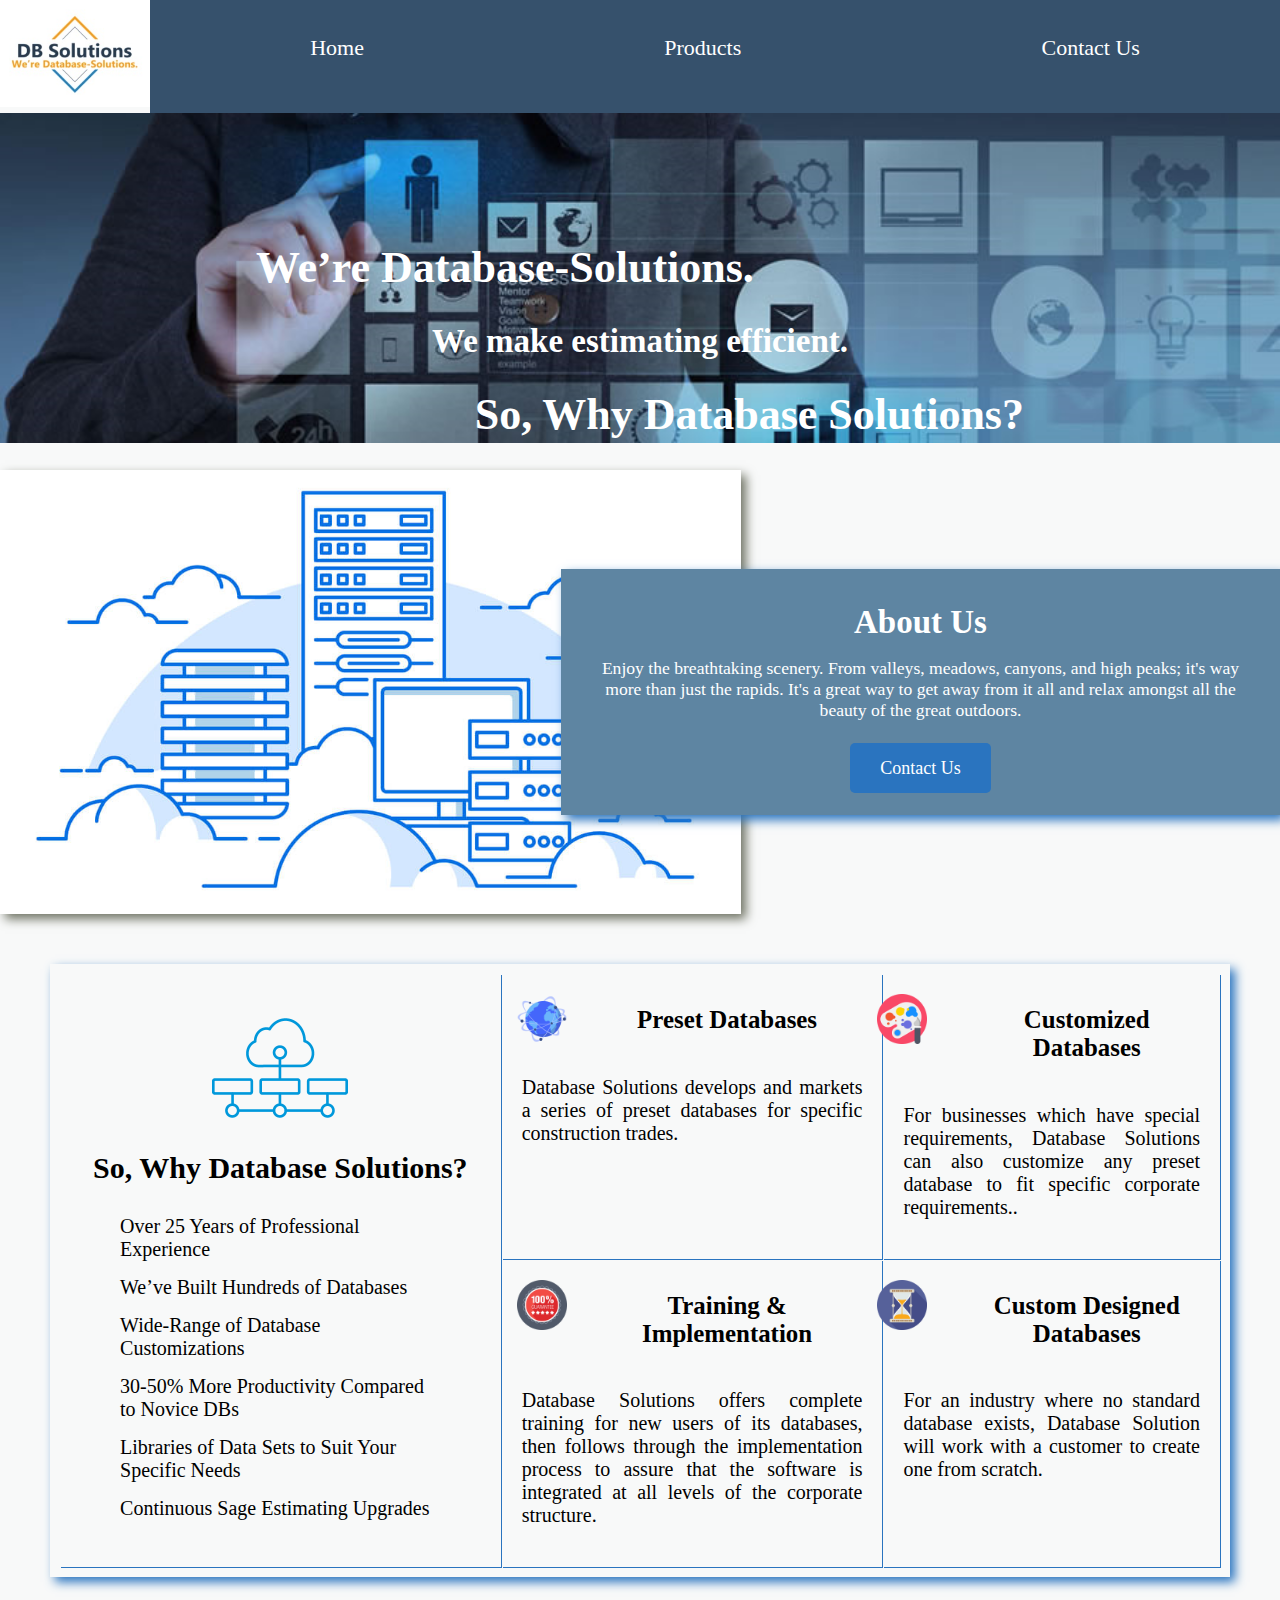
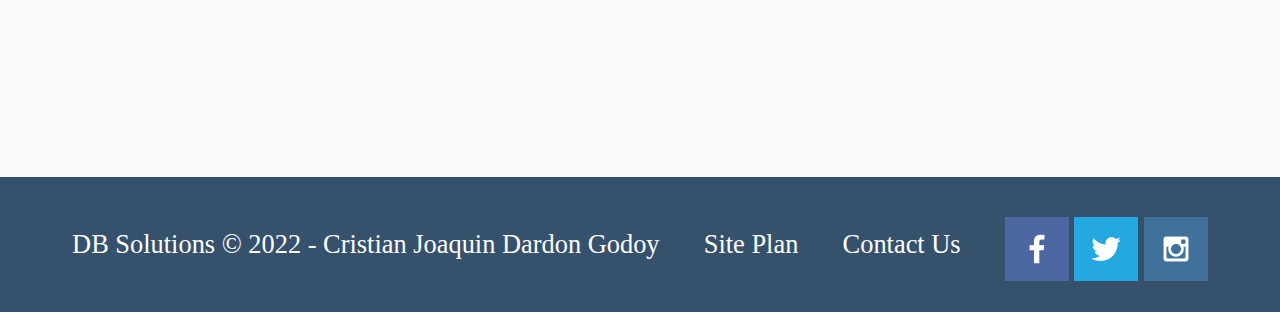
<file: dbsolutions/index.html>
<!DOCTYPE html>
<html lang="en">
<head>
    <meta charset="UTF-8">
    <meta http-equiv="X-UA-Compatible" content="IE=edge">
    <meta name="viewport" content="width=device-width, initial-scale=1.0">
    <link type="text/css" rel="stylesheet" href="styles/styles.css">
    <title >Data-Base Solutions | Home</title>
</head>
<body>
    <div id="content">
        <header>
            <a id="logo_link" href="index.html">
                <img class="logo" src="images/db_solutions_logo.jpg" alt="Dry Oar Logo">
            </a>
            <nav>
                <a href="index.html">Home</a>
                <a href="products.html">Products</a>
                <a href="contactus.html">Contact Us</a>
            </nav>
        </header>
        <!--<div id="hero">
            <div id="hero-box">
                <img id="hero-img" src="images/hero.png" alt="People enjoying white water rafting">
            </div>
            <section id="hero-msg">
                <h1 class="home-title">We’re Database-Solutions.</h1>
                <h4>We make estimating efficient.</h4>
                <div class=button-box>
                    <a class="book" href="rates.html">Book Now</a>
                </div>
            </section>        
        </div>-->
        <div id="hero">
            <div id="hero-box">
                <img id="hero-img" src="images/servers.png" alt="People enjoying white water rafting">
            </div>
            <section id="hero-msg">
                <h1 id="title">We’re Database-Solutions.</h1>
                <h2>We make estimating efficient.</h2>
                <h1 id="sub_title">So, Why Database Solutions?</h1>
            </section>       
        </div>
        <main >
            <div class="home-grid">
                <img class="mountains" src="images/Database_draw.jpg" alt="Misty mountains">
                <section class="msg">
                    <h2>About Us</h2>
                    <p>Enjoy the breathtaking scenery. From valleys, meadows, canyons, and high peaks; it's way more than just the rapids. It's a great way to get away from it all and relax amongst all the beauty of the great outdoors. </p>
                    <a class='join' href="contactus.html">Contact Us</a>
                </section>   
            </div>
            
            
            <div class="grid-container">
               
                <div class="item1">
                    <img class="cloud_img" src="images/solutions2.png" alt="Solutions2 Images">
                    <h4>So, Why Database Solutions?</h4>
                    <div class="lista-container">
                        <ul>
                            <li>Over 25 Years of Professional Experience</li>
                            <li>We’ve Built Hundreds of Databases</li>
                            <li>Wide-Range of Database Customizations</li>
                            <li>30-50% More Productivity Compared to Novice DBs</li>
                            <li>Libraries of Data Sets to Suit Your Specific Needs</li>
                            <li>Continuous Sage Estimating Upgrades</li>
                        </ul>
                    </div>
                    
                </div>
                <div class="items-box">
                    <img class="home_icons" src="images/global.png" alt="preset icon">
                    <h5>Preset Databases</h5>
                    <p>Database Solutions develops and markets a series of preset databases for specific construction trades.</p>
                </div>
                <div class="items-box">
                    <img class="home_icons" src="images/preset.png" alt="preset icon">
                    <h5>Customized Databases</h5>
                    <p>For businesses which have special requirements, Database Solutions can also customize any preset database to fit specific corporate requirements..</p>
                </div> 
                <div class="items-box">
                    <img class="home_icons" src="images/guarantee.png" alt="preset icon">
                    <h5>Training & Implementation</h5>
                    <p>Database Solutions offers complete training for new users of its databases, then follows through the implementation process to assure that the software is integrated at all levels of the corporate structure.</p>
                </div>
                <div class="items-box">
                    <img class="home_icons" src="images/clock.png" alt="preset icon">
                    <h5>Custom Designed Databases</h5>
                    <p>For an industry where no standard database exists, Database Solution will work with a customer to create one from scratch.</p>
                </div>
                
              </div>                 
                          
        </main>
        <footer>
            <p class="copy">DB Solutions &copy; 2022 - Cristian Joaquin Dardon Godoy</p>
            <p><a href="site-plan.html">Site Plan</a></p>
            <p><a href="contactus.html">Contact Us</a></p>
            <div class="social">
                <a href="https://facebook.com" target="_blank">
                    <img src="images/facebook.png" alt="fb icon">
                </a>
                <a href="https://twitter.com" target="_blank">
                    <img src="images/twitter.png" alt="twitter icon">
                </a>
                <a href="https://instagram.com" target="_blank">
                    <img src="images/instagram.png" alt="instagram icon">
                </a>
            </div>
        </footer>
    </div>
</body>
</html>
</file>
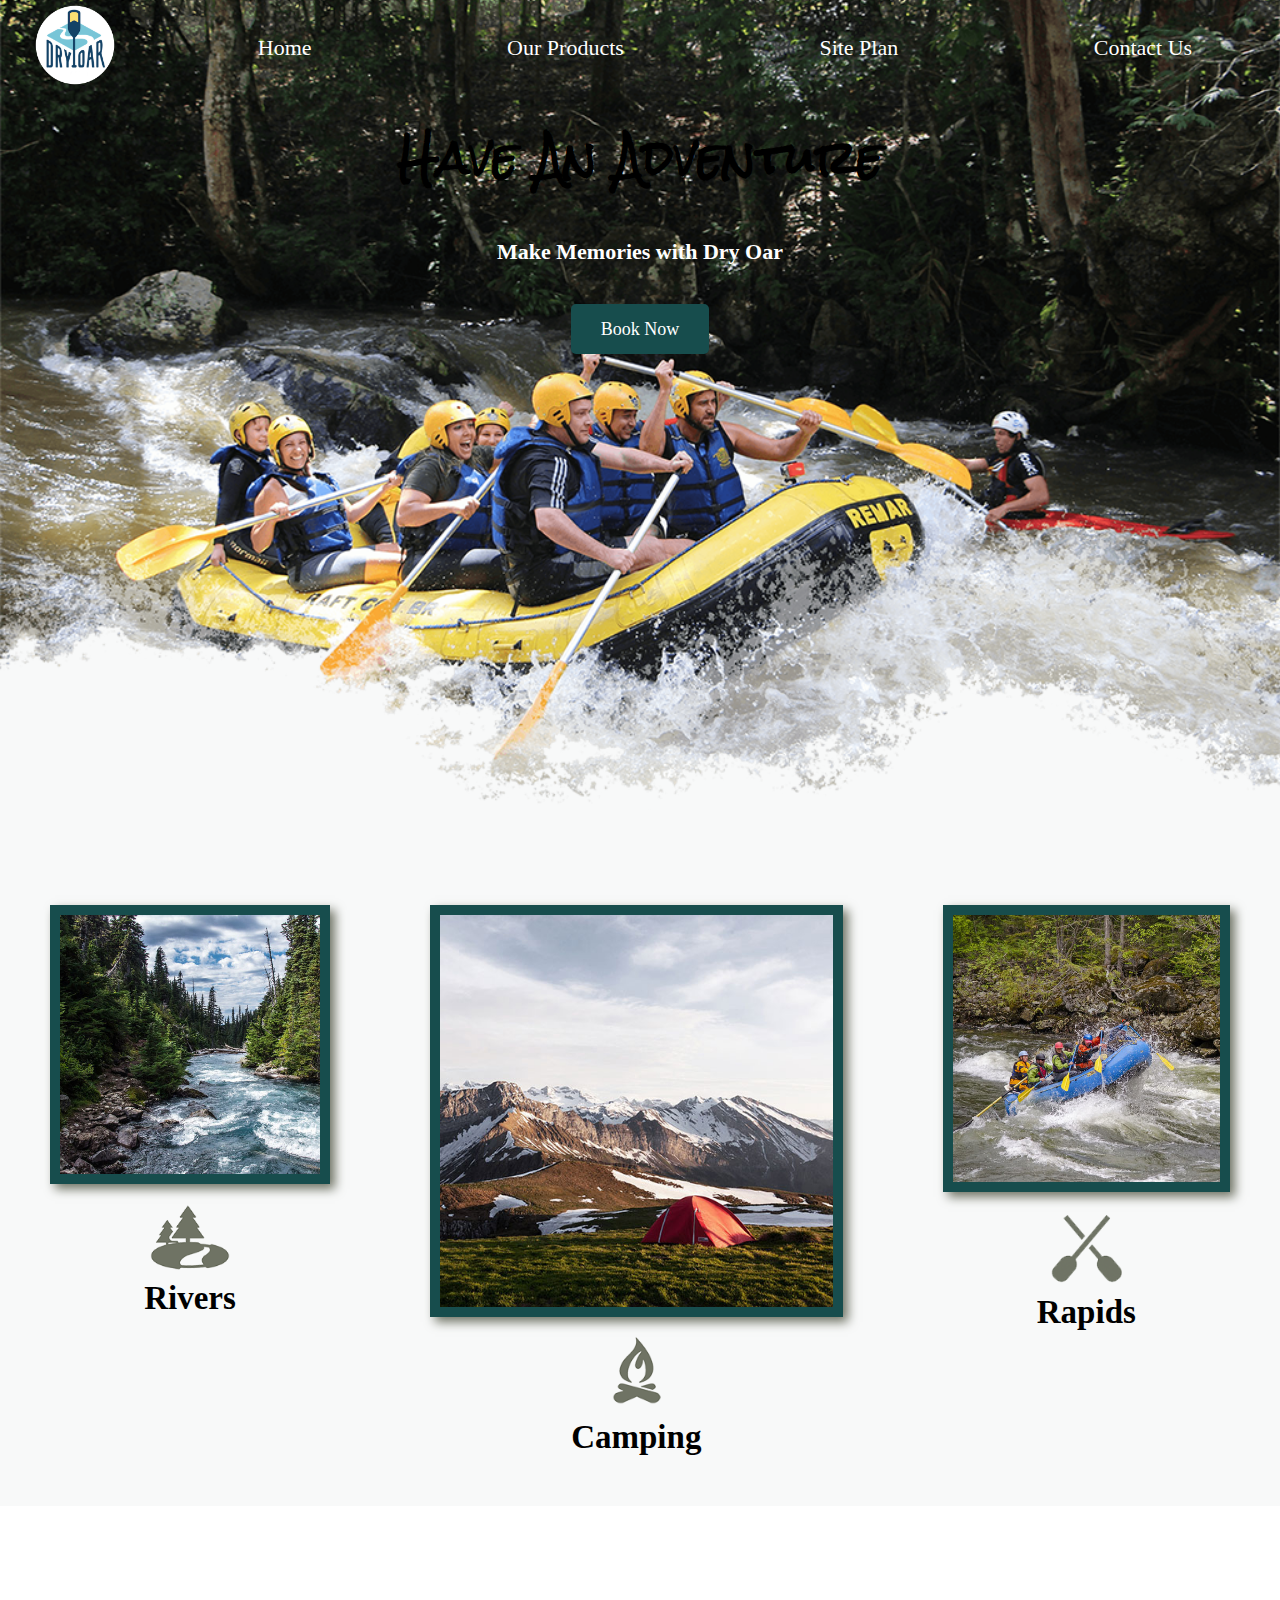
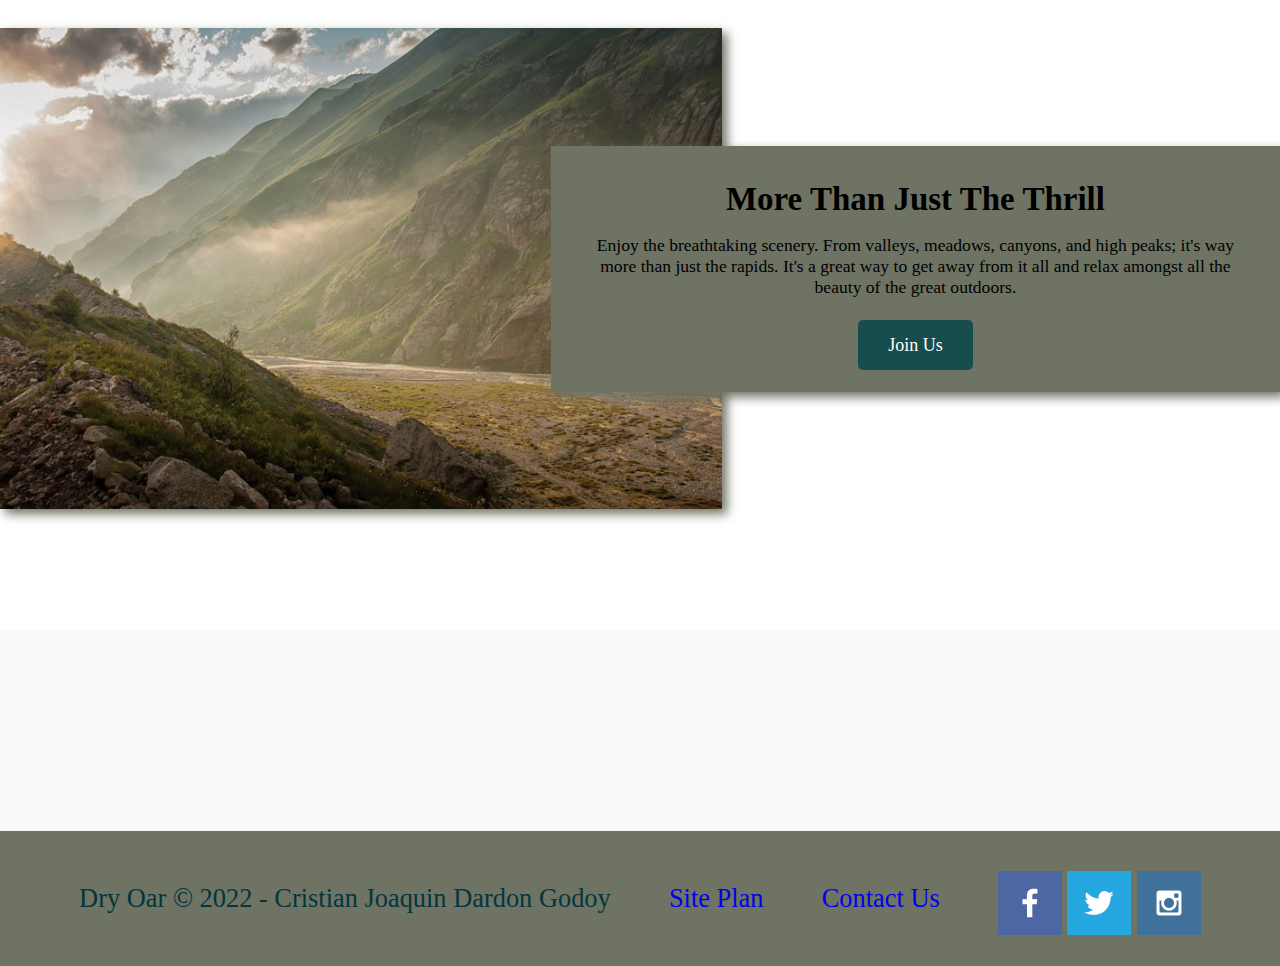
<file: wwr/index.html>
<!DOCTYPE html>
<html lang="en">
<head>
    <meta charset="UTF-8">
    <meta http-equiv="X-UA-Compatible" content="IE=edge">
    <meta name="viewport" content="width=device-width, initial-scale=1.0">
    <link type="text/css" rel="stylesheet" href="styles/styles.css">
    <title >Whitewater Rafting Vacations | Dry Oar Boating | Home</title>
</head>
<body>
    <div id="content">
        <header>
            <a id="logo_link" href="index.html">
                <img class="logo" src="images/logo.png" alt="Dry Oar Logo">
            </a>
            <nav>
                <a href="index.html">Home</a>
                <a href="products.html">Our Products</a>
                <a href="site-plan.html">Site Plan</a>
                <a href="contactus.html">Contact Us</a>
            </nav>
        </header>
        <div id="hero">
            <div id="hero-box">
                <img id="hero-img" src="images/hero.png" alt="People enjoying white water rafting">
            </div>
            <section id="hero-msg">
                <h1 class="home-title">Have An Adventure</h1>
                <h4>Make Memories with Dry Oar</h4>
                <div class=button-box>
                    <a class="book" href="rates.html">Book Now</a>
                </div>
            </section>        
        </div>
        <main class="home-grid">
            <section class="rivers-card">
                <img class="card-img" src="images/rivers.jpg" alt="river in forest">
                <img class="icon" src="images/river_icon.png" alt="river icon">
                <h2>Rivers</h2>
            </section>
            <section class="camping-card">
                <img class="card-img" src="images/camping.jpg" alt="tent in mountains">
                <img class="icon" src="images/fire_icon.png" alt="fire icon">
                <h2>Camping</h2>
            </section>
            <section class="rapids-card">
                <img class="card-img" src="images/rapids.jpg" alt="rafting boat">
                <img class="icon" src="images/oars.png" alt="oars icon">
                <h2>Rapids</h2>
            </section>
            <div id="background"></div>
            <img class="mountains" src="images/mountains.jpg" alt="Misty mountains">
            <section class="msg">
                <h2>More Than Just The Thrill</h2>
                <p>Enjoy the breathtaking scenery. From valleys, meadows, canyons, and high peaks; it's way more than just the rapids. It's a great way to get away from it all and relax amongst all the beauty of the great outdoors. </p>
                <a class='join' href="rivers.html">Join Us</a>
            </section>
        </main>
        <footer>
            <p class="copy">Dry Oar &copy; 2022 - Cristian Joaquin Dardon Godoy</p>
            <p><a href="site-plan.html">Site Plan</a></p>
            <p><a href="contactus.html">Contact Us</a></p>
            <div class="social">
                <a href="https://facebook.com" target="_blank">
                    <img src="images/facebook.png" alt="fb icon">
                </a>
                <a href="https://twitter.com" target="_blank">
                    <img src="images/twitter.png" alt="twitter icon">
                </a>
                <a href="https://instagram.com" target="_blank">
                    <img src="images/instagram.png" alt="instagram icon">
                </a>
            </div>
        </footer>
    </div>
</body>
</html>
</file>
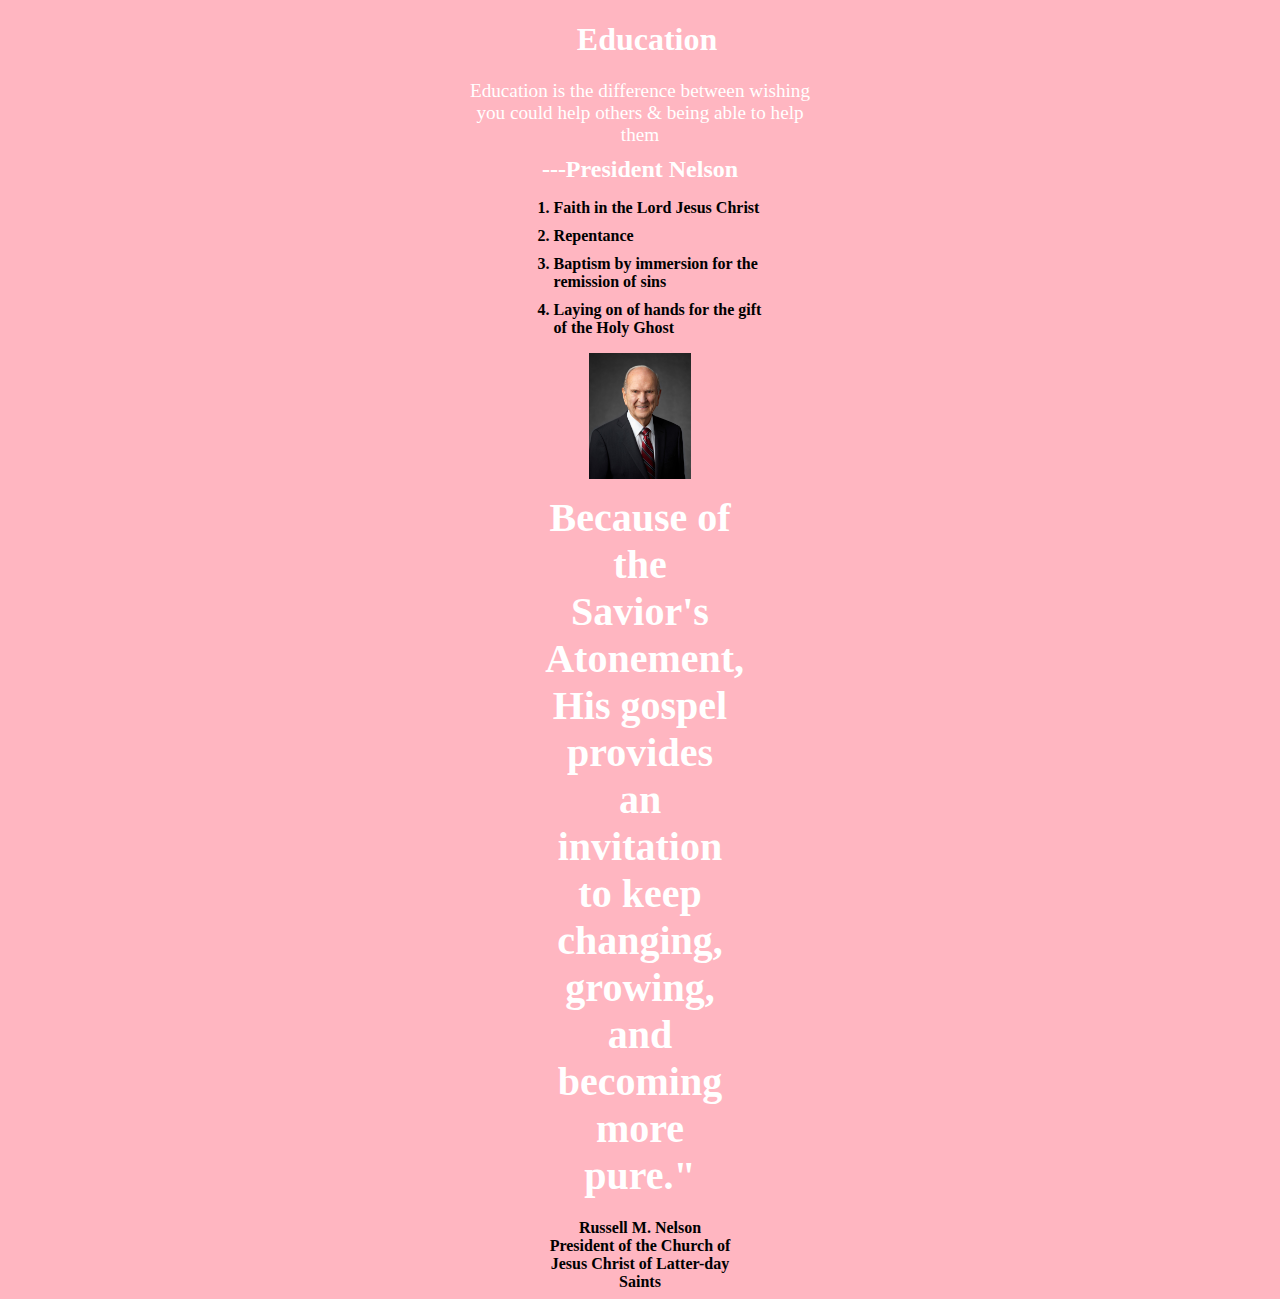
<file: practice/ChallengeW4/index.html>
<!DOCTYPE html>
<html lang="en">
<head>
    <meta charset="UTF-8">
    <meta http-equiv="X-UA-Compatible" content="IE=edge">
    <meta name="viewport" content="width=device-width, initial-scale=1.0">
    <title>W04-Challenge</title>
    <link rel="stylesheet" href="styles/styles.css" />
</head>

<body>
    <header>
    <h1>Education</h1>
    </header>
    <main>
        <div >
            <p id="quoat">Education is the difference between wishing you could help others & being able to help them</p>
            <p id="president">---President Nelson</p>
        </div>
        <div id="list">
            <ol>
                <li>Faith in the Lord Jesus Christ</li>
                <li>Repentance</li>
                <li>Baptism by immersion for the remission of sins</li>
                <li>Laying on of hands for the gift of the Holy Ghost</li>
            </ol>
        </div>
        <img src="images/russell_nelson.jpeg" alt="Presdiente Nelson">
        <p id="quoat2">Because of the Savior's Atonement, His gospel provides an invitation to keep changing, growing, and becoming more pure."</p>
    </main>
    <footer>
        <p>Russell M. Nelson</p>
        <p>President of the Church of Jesus Christ of Latter-day Saints</p>
    </footer>
    
</body>
</html>
</file>
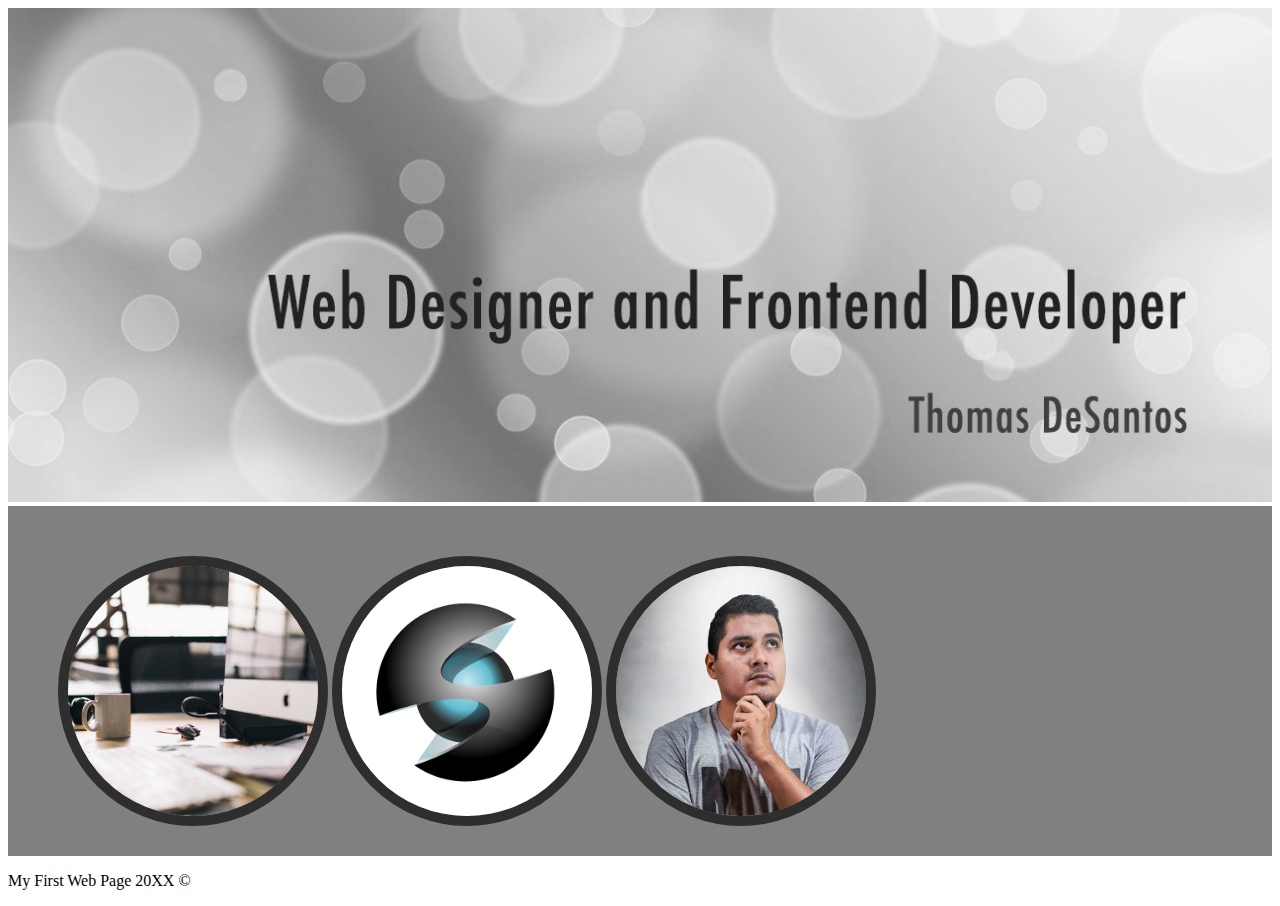
<file: practice/ChallengeW5/index.html>
<!DOCTYPE html>
<html>
  <head>
    <title>Challenge W5</title>
    <link rel="stylesheet" href="styles/styles.css" />
  </head>
  <body>
    <header>
        <div id="web-box">
            <img id="web-img" src="images/w05_circles.jpg" alt="People enjoying white water rafting">
        </div>
        
    </header>
    <main>
        <section id="img-box">
            <img class="card-img" src="images/w05_ice_image_desk.jpg" alt="desk">
            <img class="card-img" src="images/w05_ice_image_graphic.png" alt="logo">
            <img class="card-img" src="images/w05_ice_image_person.jpg" alt="persona">
        </section>
    </main>
    <footer>
      <p>My First Web Page 20XX &copy</p>
    </footer>
  </body>
</html>
</file>
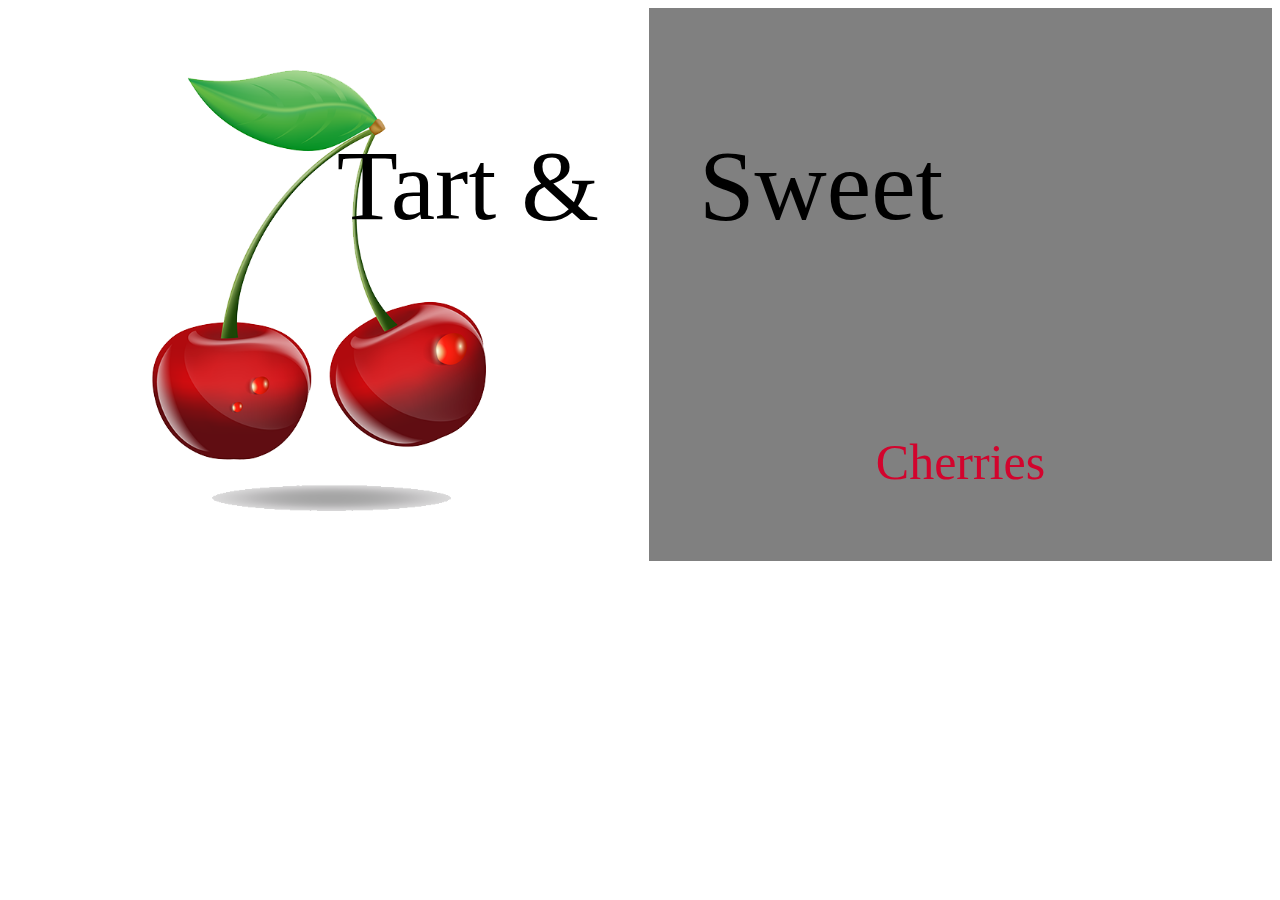
<file: practice/ChallengeW6/index.html>
<!DOCTYPE html>
<html>
    <head>
        <meta charset="UTF-8">
        <meta http-equiv="X-UA-Compatible" content="IE=edge">
        <meta name="viewport" content="width=device-width, initial-scale=1.0">
        <link type="text/css" rel="stylesheet" href="styles/styles.css">
        <title >Whitewater Rafting Vacations | Dry Oar Boating | Home</title>
    </head>
    <body>
        <div class="grid-container">
           
            <div class="item1">
                <p class="tart">Tart &</p>
                
            </div>
            <div class="item2">
                <p class="sweet">Sweet</p>
            </div>  
            <div class="item3">
                <p>Cherries</p>
            </div>
          </div> 
    </body>
</html>
</file>
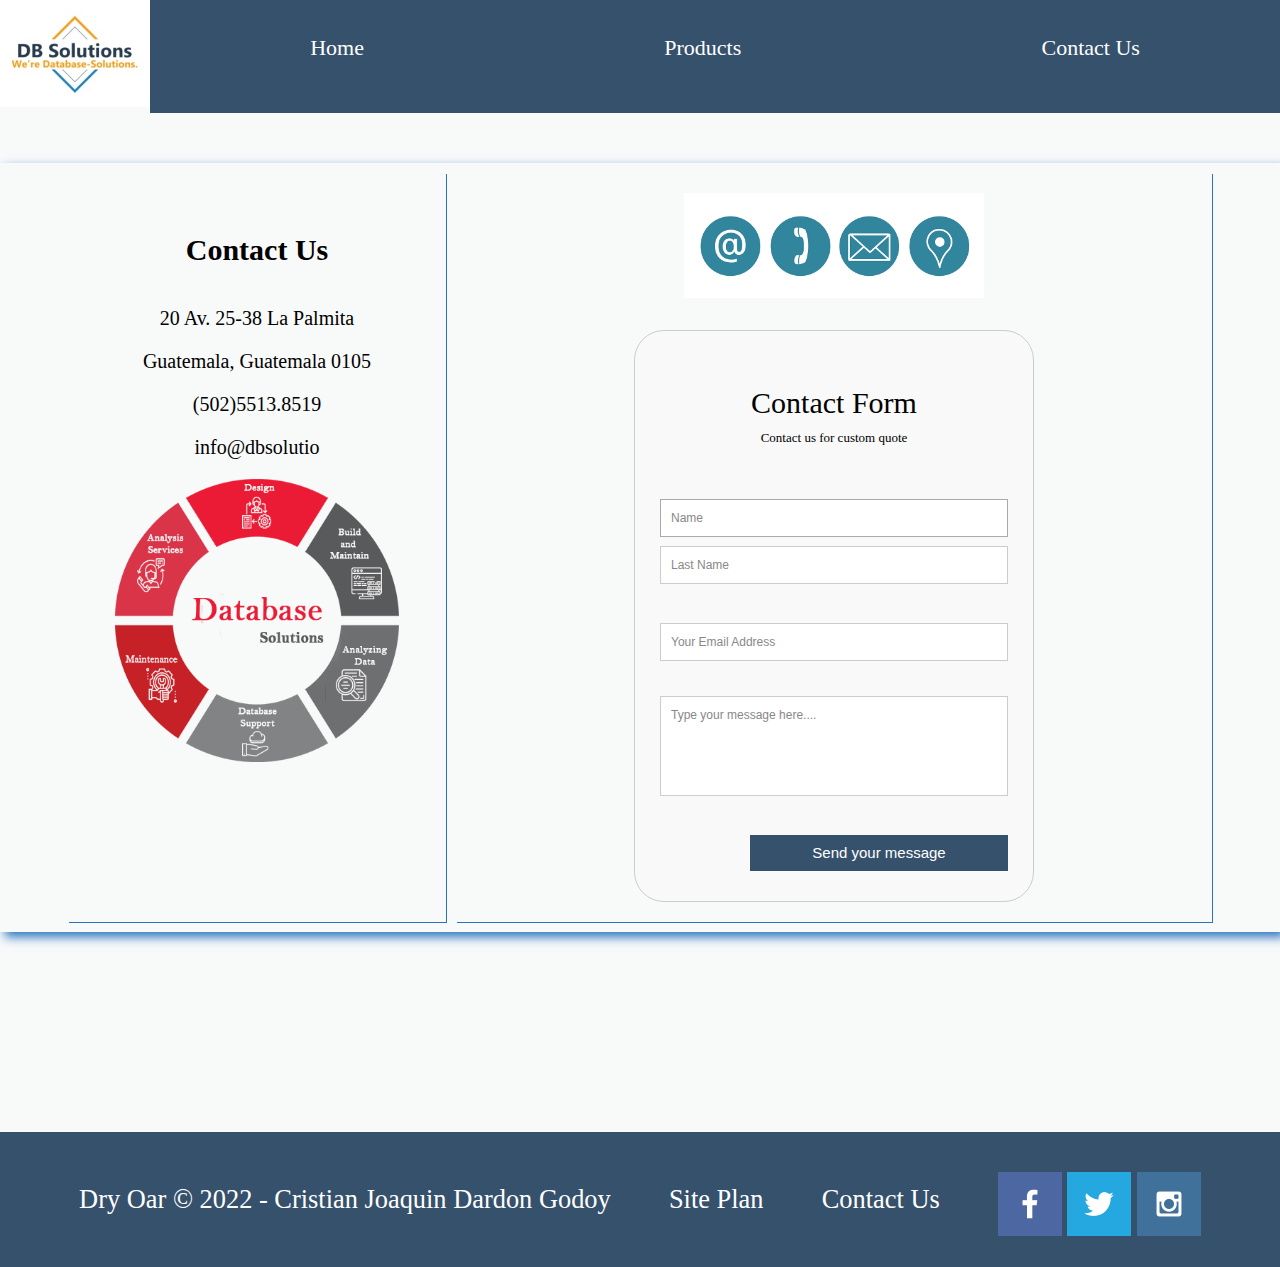
<file: dbsolutions/contactus.html>
<!DOCTYPE html>
<html lang="en">
<head>
    <meta charset="UTF-8">
    <meta http-equiv="X-UA-Compatible" content="IE=edge">
    <meta name="viewport" content="width=device-width, initial-scale=1.0">
    <link type="text/css" rel="stylesheet" href="styles/styles.css">
    <title >Data-Base Solutions | Home</title>
</head>
<body>
    <div id="content">
        <header>
            <a id="logo_link" href="index.html">
                <img class="logo" src="images/db_solutions_logo.jpg" alt="Dry Oar Logo">
            </a>
            <nav>
                <a href="index.html">Home</a>
                <a href="products.html">Products</a>
                <a href="contactus.html">Contact Us</a>
            </nav>
        </header>
       
        <main >
            

            <div class="grid-container_product">

                
                <div class="info-data">
                    <h4>Contact Us</h4>
                    <p>20 Av. 25-38 La Palmita</p>
                    <p>Guatemala, Guatemala 0105</p>
                    <p>(502)5513.8519</p>
                    <p>info@dbsolutio</p>
                   <img class="logo-form" src="images/solutions.png" alt="preset products">
                   
                </div>
                <div >
                    
                    <img class="logo-contact" src="images/contact-us-2.png" alt="preset products">
                    <div id="feedback"></div>
                    <div class="container"> 
                      
                        <form id="contact" action="/my-handling-form-page" method="post">
                            <h3> Contact Form</h3>
                            <h4>Contact us for custom quote</h4>
                            <ul>
                              <li>
                                <label for="name"></label>
                                <input placeholder="Name" type="text" id="name" name="user_name" required autofocus/>
                                <input placeholder="Last Name"type="text" id="name" name="user_name" required autofocus/>
                              </li>
                              <li>
                                
                                <input placeholder="Your Email Address" type="email" type="email"  id="mail" name="user_email" required autofocus />
                              </li>
                              <li>
                                
                                <textarea id="msg" placeholder="Type your message here...." name="user_message" required></textarea>
                              </li>
                              <li class="button">
                                <button type="submit">Send your message</button>
                              </li>
                              
                            </ul>
                          </form>
                        
                        
                      </div>
                      
                    
                </div>
                
            </div>
            
        </main>
        <footer>
            <p class="copy">Dry Oar &copy; 2022 - Cristian Joaquin Dardon Godoy</p>
            <p><a href="site-plan.html">Site Plan</a></p>
            <p><a href="contactus.html">Contact Us</a></p>
            <div class="social">
                <a href="https://facebook.com" target="_blank">
                    <img src="images/facebook.png" alt="fb icon">
                </a>
                <a href="https://twitter.com" target="_blank">
                    <img src="images/twitter.png" alt="twitter icon">
                </a>
                <a href="https://instagram.com" target="_blank">
                    <img src="images/instagram.png" alt="instagram icon">
                </a>
            </div>
        </footer>
    </div>
</body>
<script>
    // get the feedback div element so we can do something with it.
    const feedbackElement = document.getElementById('feedback');
    // get the form so we can read what was entered in it.
    const formElement = document.forms[0];
    // add a 'listener' to wait for a submission of our form. When that happens run the code below.
    formElement.addEventListener('submit', function(e) {
        // stop the form from doing the default action.
        e.preventDefault();
        // set the contents of our feedback element to a message letting the user know the form was submitted successfully. Notice that we pull the name that was entered in the form to personalize the message!
        feedbackElement.innerHTML = 'Hello '+ formElement.user_name.value +'! Thank you for your message. We will get back with you as soon as possible!';
        // make the feedback element visible.
        feedbackElement.style.display = "block";
        // add a class to move everything down so our message doesn't cover it.
        document.body.classList.toggle('moveDown');
    });
</script>
</html>
</file>
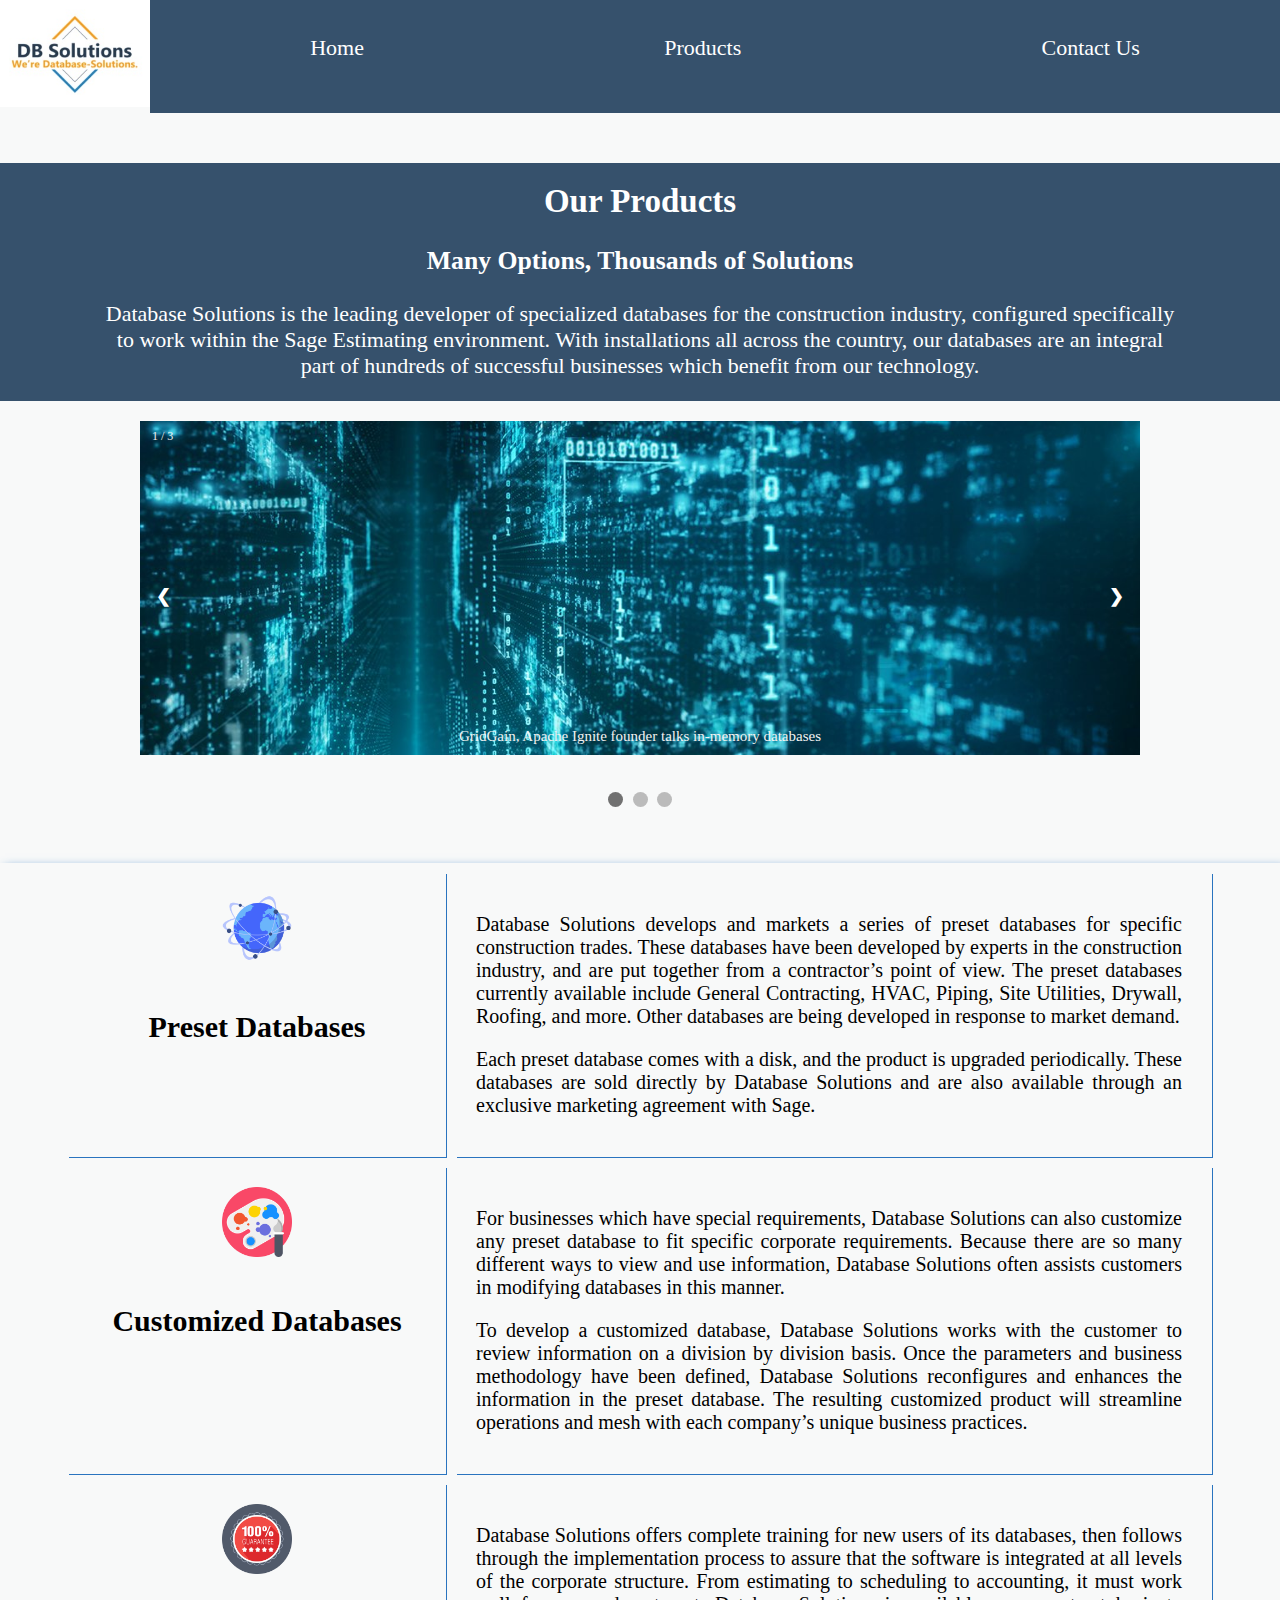
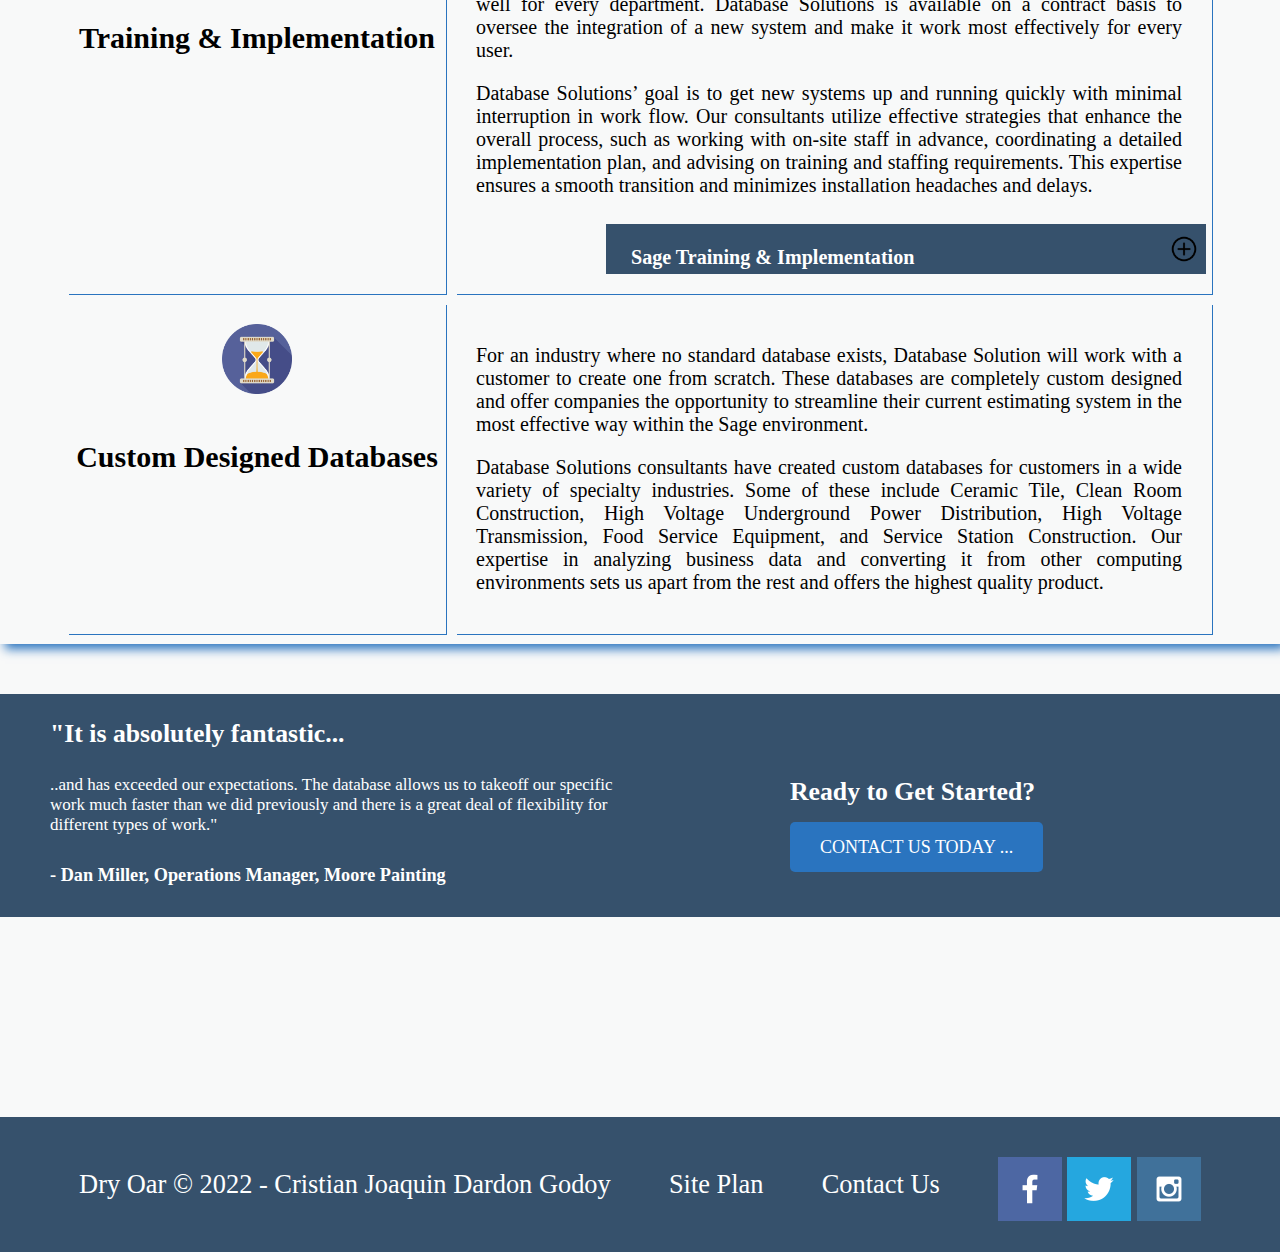
<file: dbsolutions/products.html>
<!DOCTYPE html>
<html lang="en">
<head>
    <meta charset="UTF-8">
    <meta http-equiv="X-UA-Compatible" content="IE=edge">
    <meta name="viewport" content="width=device-width, initial-scale=1.0">
    <link type="text/css" rel="stylesheet" href="styles/styles.css">
    <title >Data-Base Solutions | Home</title>
</head>
<body>
    <div id="content">
        <header>
            <a id="logo_link" href="index.html">
                <img class="logo" src="images/db_solutions_logo.jpg" alt="Dry Oar Logo">
            </a>
            <nav>
                <a href="index.html">Home</a>
                <a href="products.html">Products</a>
                <a href="contactus.html">Contact Us</a>
            </nav>
        </header>
        
        <main >

            
            
            <div class="cintillo">
                <div class="box-top">
                    <h2>Our Products</h2>
                    <h3>Many Options, Thousands of Solutions</h3>
                    <p>Database Solutions is the leading developer of specialized databases for the construction industry, configured specifically to work within the Sage Estimating environment. With installations all across the country, our databases are an integral part of hundreds of successful businesses which benefit from our technology.</p>
                       
                </div>
                                    

                </div>
            </div>    

            <div class="slideshow-container">

                <!-- Full-width images with number and caption text -->
                <div class="mySlides fade">
                  <div class="numbertext">1 / 3</div>
                  <img src="images/binary.jpg" style="width:100%">
                  <div class="text">GridGain, Apache Ignite founder talks in-memory databases</div>
                </div>
              
                <div class="mySlides fade">
                  <div class="numbertext">2 / 3</div>
                  <img src="images/tech_touch.jpg" style="width:100%">
                  <div class="text">What Are The Different Types Of Database Management Systems?</div>
                </div>
              
                <div class="mySlides fade">
                  <div class="numbertext">3 / 3</div>
                  <img src="images/systems.jpg" style="width:100%">
                  <div class="text">Database Management System- What is its role and importance?</div>
                </div>
              
                <!-- Next and previous buttons -->
                <a class="prev" onclick="plusSlides(-1)">&#10094;</a>
                <a class="next" onclick="plusSlides(1)">&#10095;</a>
              </div>
              <br>
              
              <!-- The dots/circles -->
              <div style="text-align:center">
                <span class="dot" onclick="currentSlide(1)"></span>
                <span class="dot" onclick="currentSlide(2)"></span>
                <span class="dot" onclick="currentSlide(3)"></span>
              </div>

            <div class="grid-container_product">

                
                <div>
                   <img class="logo-product" src="images/global.png" alt="preset products">
                   <h4>Preset Databases</h4>
                </div>
                <div > 
                    <p class="produ-desc">Database Solutions develops and markets a series of preset databases for specific construction trades. These databases have been developed by experts in the construction industry, and are put together from a contractor’s point of view. The preset databases currently available include General Contracting, HVAC, Piping, Site Utilities, Drywall, Roofing, and more. Other databases are being developed in response to market demand.</p>
                    <p class="produ-desc">Each preset database comes with a disk, and the product is upgraded periodically. These databases are sold directly by Database Solutions and are also available through an exclusive marketing agreement with Sage.</p>
                </div>
                <div>
                    <img class="logo-product" src="images/preset.png" alt="preset products">
                   <h4>Customized Databases</h4>
                </div>  
                <div>
                    <p class="produ-desc">For businesses which have special requirements, Database Solutions can also customize any preset database to fit specific corporate requirements. Because there are so many different ways to view and use information, Database Solutions often assists customers in modifying databases in this manner.</p>
                    <p class="produ-desc">To develop a customized database, Database Solutions works with the customer to review information on a division by division basis. Once the parameters and business methodology have been defined, Database Solutions reconfigures and enhances the information in the preset database. The resulting customized product will streamline operations and mesh with each company’s unique business practices.</p> 
                </div>
                <div>
                    <img class="logo-product" src="images/guarantee.png" alt="preset products">
                   <h4>Training & Implementation</h4>
                </div>
                <div>
                    <p class="produ-desc">Database Solutions offers complete training for new users of its databases, then follows through the implementation process to assure that the software is integrated at all levels of the corporate structure. From estimating to scheduling to accounting, it must work well for every department. Database Solutions is available on a contract basis to oversee the integration of a new system and make it work most effectively for every user.</p>
                    <p class="produ-desc">Database Solutions’ goal is to get new systems up and running quickly with minimal interruption in work flow. Our consultants utilize effective strategies that enhance the overall process, such as working with on-site staff in advance, coordinating a detailed implementation plan, and advising on training and staffing requirements. This expertise ensures a smooth transition and minimizes installation headaches and delays.</p>
                    <div class="expand-div">
                        <h6>Sage Training & Implementation  <img id="add-btn" src="images/add.png"></h6> 
                        
                       
                    </div> 
                    <div class="hide" id="desc-implement">
                        <p >Standard Precision School Class    $2000 plus expenses</p>
                        <h6>Day One:</h6>
                        <p class="para_desc" >Overview of Precision Estimating Software:</p>  
                        <div class="product-container">
                            <ul>
                                <li>Over 25 Years of Professional Experience</li>
                                <li>We’ve Built Hundreds of Databases</li>
                                <li>Wide-Range of Database Customizations</li>
                                <li>30-50% More Productivity Compared to Novice DBs</li>
                                <li>Libraries of Data Sets to Suit Your Specific Needs</li>
                                <li>Continuous Sage Estimating Upgrades</li>
                            </ul>
                        </div>    
                        <h6>Day Tow:</h6>
                        <p class="para_desc" >Discussion of company specific issues with training</p>                     
                        <div class="product-container">
                            <ul>
                                <li>Database building</li>
                                <li>Phases & Items</li>
                                <li>Addons</li>
                                <li>Formulas and assemblies</li>
                                <li>Subcontractors</li>
                               
                            </ul>
                        </div>                                
                        
                    </div>  
                </div>  
                <div>
                    <img class="logo-product" src="images/clock.png" alt="preset products">
                   <h4>Custom Designed Databases</h4>
                </div>
                <div>
                    <p class="produ-desc">For an industry where no standard database exists, Database Solution will work with a customer to create one from scratch. These databases are completely custom designed and offer companies the opportunity to streamline their current estimating system in the most effective way within the Sage environment.</p>
                    <p class="produ-desc">Database Solutions consultants have created custom databases for customers in a wide variety of specialty industries. Some of these include Ceramic Tile, Clean Room Construction, High Voltage Underground Power Distribution, High Voltage Transmission, Food Service Equipment, and Service Station Construction. Our expertise in analyzing business data and converting it from other computing environments sets us apart from the rest and offers the highest quality product.</p>
                </div>  
              </div>

              <div class="cintillo">
                <div class="box">
                    <h3>"It is absolutely fantastic...</h3>
                    <p>..and has exceeded our expectations. The database allows us to takeoff our specific work much faster than we did previously and there is a great deal of flexibility for different types of work."</p>
                    <h5>- Dan Miller, Operations Manager, Moore Painting</h5>    
                </div>
                <div class="box2">
                    <div class="box-container">
                        <h3>Ready to Get Started?</h3>
                        <a class='join' href="contactus.html">CONTACT US TODAY ...</a>
                    </div>
                    

                </div>

              </div>
            
        </main>
        <footer>
            <p class="copy">Dry Oar &copy; 2022 - Cristian Joaquin Dardon Godoy</p>
            <p><a href="site-plan.html">Site Plan</a></p>
            <p><a href="contactus.html">Contact Us</a></p>
            <div class="social">
                <a href="https://facebook.com" target="_blank">
                    <img src="images/facebook.png" alt="fb icon">
                </a>
                <a href="https://twitter.com" target="_blank">
                    <img src="images/twitter.png" alt="twitter icon">
                </a>
                <a href="https://instagram.com" target="_blank">
                    <img src="images/instagram.png" alt="instagram icon">
                </a>
            </div>
        </footer>
    </div>
</body>
<script>
  let slideIndex = 1;
showSlides(slideIndex);

function plusSlides(n) {
  showSlides(slideIndex += n);
}

function currentSlide(n) {
  showSlides(slideIndex = n);
}

function showSlides(n) {
  let i;
  let slides = document.getElementsByClassName("mySlides");
  let dots = document.getElementsByClassName("dot");
  if (n > slides.length) {slideIndex = 1}    
  if (n < 1) {slideIndex = slides.length}
  for (i = 0; i < slides.length; i++) {
    slides[i].style.display = "none";  
  }
  for (i = 0; i < dots.length; i++) {
    dots[i].className = dots[i].className.replace(" active", "");
  }
  slides[slideIndex-1].style.display = "block";  
  dots[slideIndex-1].className += " active";
}
</script>
</html>
</file>
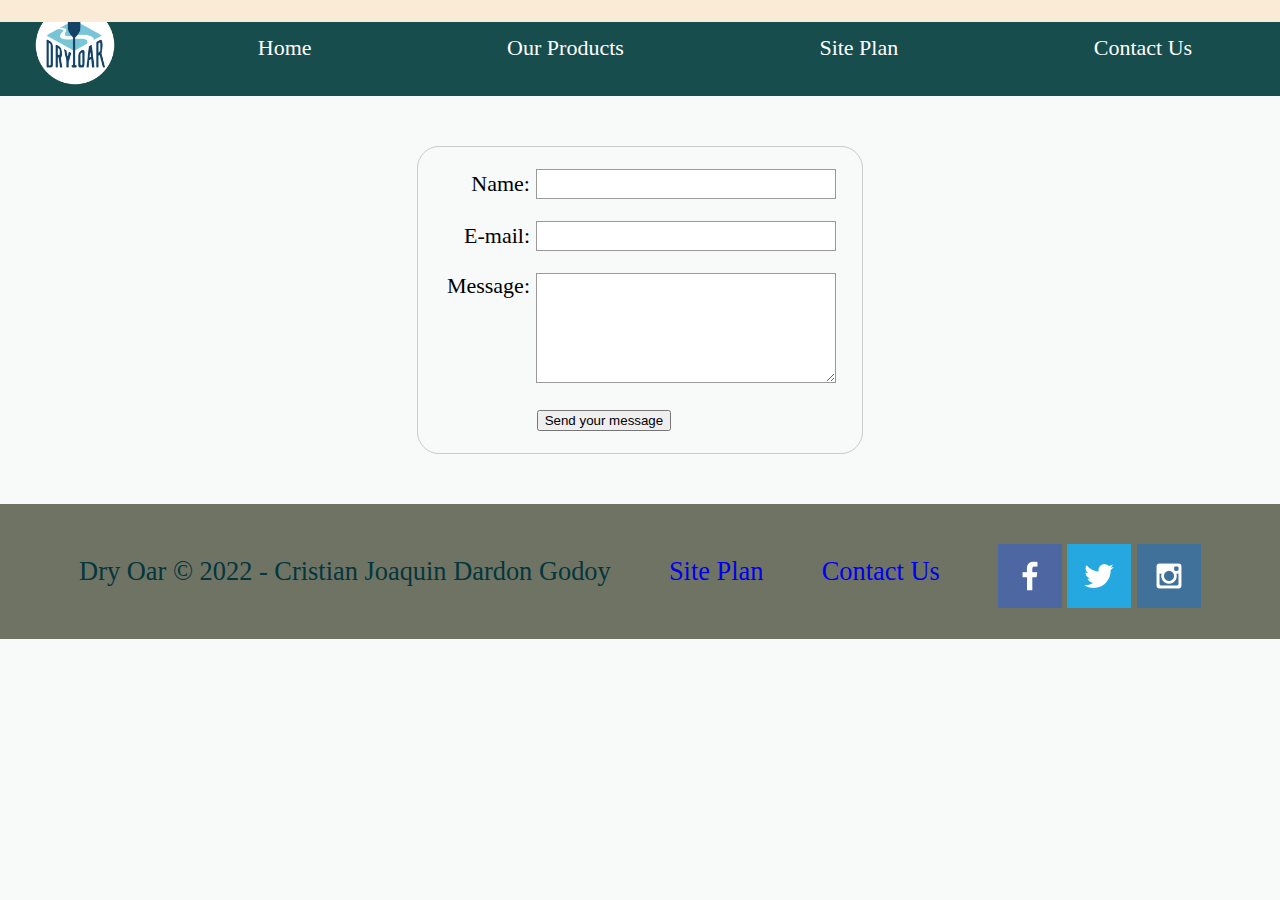
<file: wwr/contactus.html>
<!DOCTYPE html>
<html lang="en">
<head>
    <meta charset="UTF-8">
    <meta http-equiv="X-UA-Compatible" content="IE=edge">
    <meta name="viewport" content="width=device-width, initial-scale=1.0">
    <link type="text/css" rel="stylesheet" href="styles/styles.css">
    <title >Contact Us</title>
</head>
<body>
    <div id="content">
        <header id="product_header" >
            <a id="logo_link" href="index.html">
                <img class="product_logo" src="images/logo.png" alt="Dry Oar Logo">
            </a>
            <nav id="product_nav">
                <a href="index.html">Home</a>
                <a href="products.html">Our Products</a>
                <a href="site-plan-rafting.html">Site Plan</a>
                <a href="contactus.html">Contact Us</a>
            </nav>
        </header>
        
        <main id="product_main">
            <div id="feedback"></div>
            <form action="/my-handling-form-page" method="post">
                <ul>
                  <li>
                    <label for="name">Name:</label>
                    <input type="text" id="name" name="user_name" />
                  </li>
                  <li>
                    <label for="mail">E-mail:</label>
                    <input type="email" id="mail" name="user_email" />
                  </li>
                  <li>
                    <label for="msg">Message:</label>
                    <textarea id="msg" name="user_message"></textarea>
                  </li>
              
                  <li class="button">
                    <button type="submit">Send your message</button>
                  </li>
                </ul>
              </form>
           
        </main>
        <footer id="product_footer">
            <p class="copy">Dry Oar &copy; 2022 - Cristian Joaquin Dardon Godoy</p>
            <p><a href="site-plan-rafting.html">Site Plan</a></p>
            <p><a href="contactus.html">Contact Us</a></p>
            <div class="social">
                <a href="https://facebook.com" target="_blank">
                    <img src="images/facebook.png" alt="fb icon">
                </a>
                <a href="https://twitter.com" target="_blank">
                    <img src="images/twitter.png" alt="twitter icon">
                </a>
                <a href="https://instagram.com" target="_blank">
                    <img src="images/instagram.png" alt="instagram icon">
                </a>
            </div>
        </footer>
    </div>
</body>
<script>
    // get the feedback div element so we can do something with it.
    const feedbackElement = document.getElementById('feedback');
    // get the form so we can read what was entered in it.
    const formElement = document.forms[0];
    // add a 'listener' to wait for a submission of our form. When that happens run the code below.
    formElement.addEventListener('submit', function(e) {
        // stop the form from doing the default action.
        e.preventDefault();
        // set the contents of our feedback element to a message letting the user know the form was submitted successfully. Notice that we pull the name that was entered in the form to personalize the message!
        feedbackElement.innerHTML = 'Hello '+ formElement.user_name.value +'! Thank you for your message. We will get back with you as soon as possible!';
        // make the feedback element visible.
        feedbackElement.style.display = "block";
        // add a class to move everything down so our message doesn't cover it.
        document.body.classList.toggle('moveDown');
    });
</script>
</html>
</file>
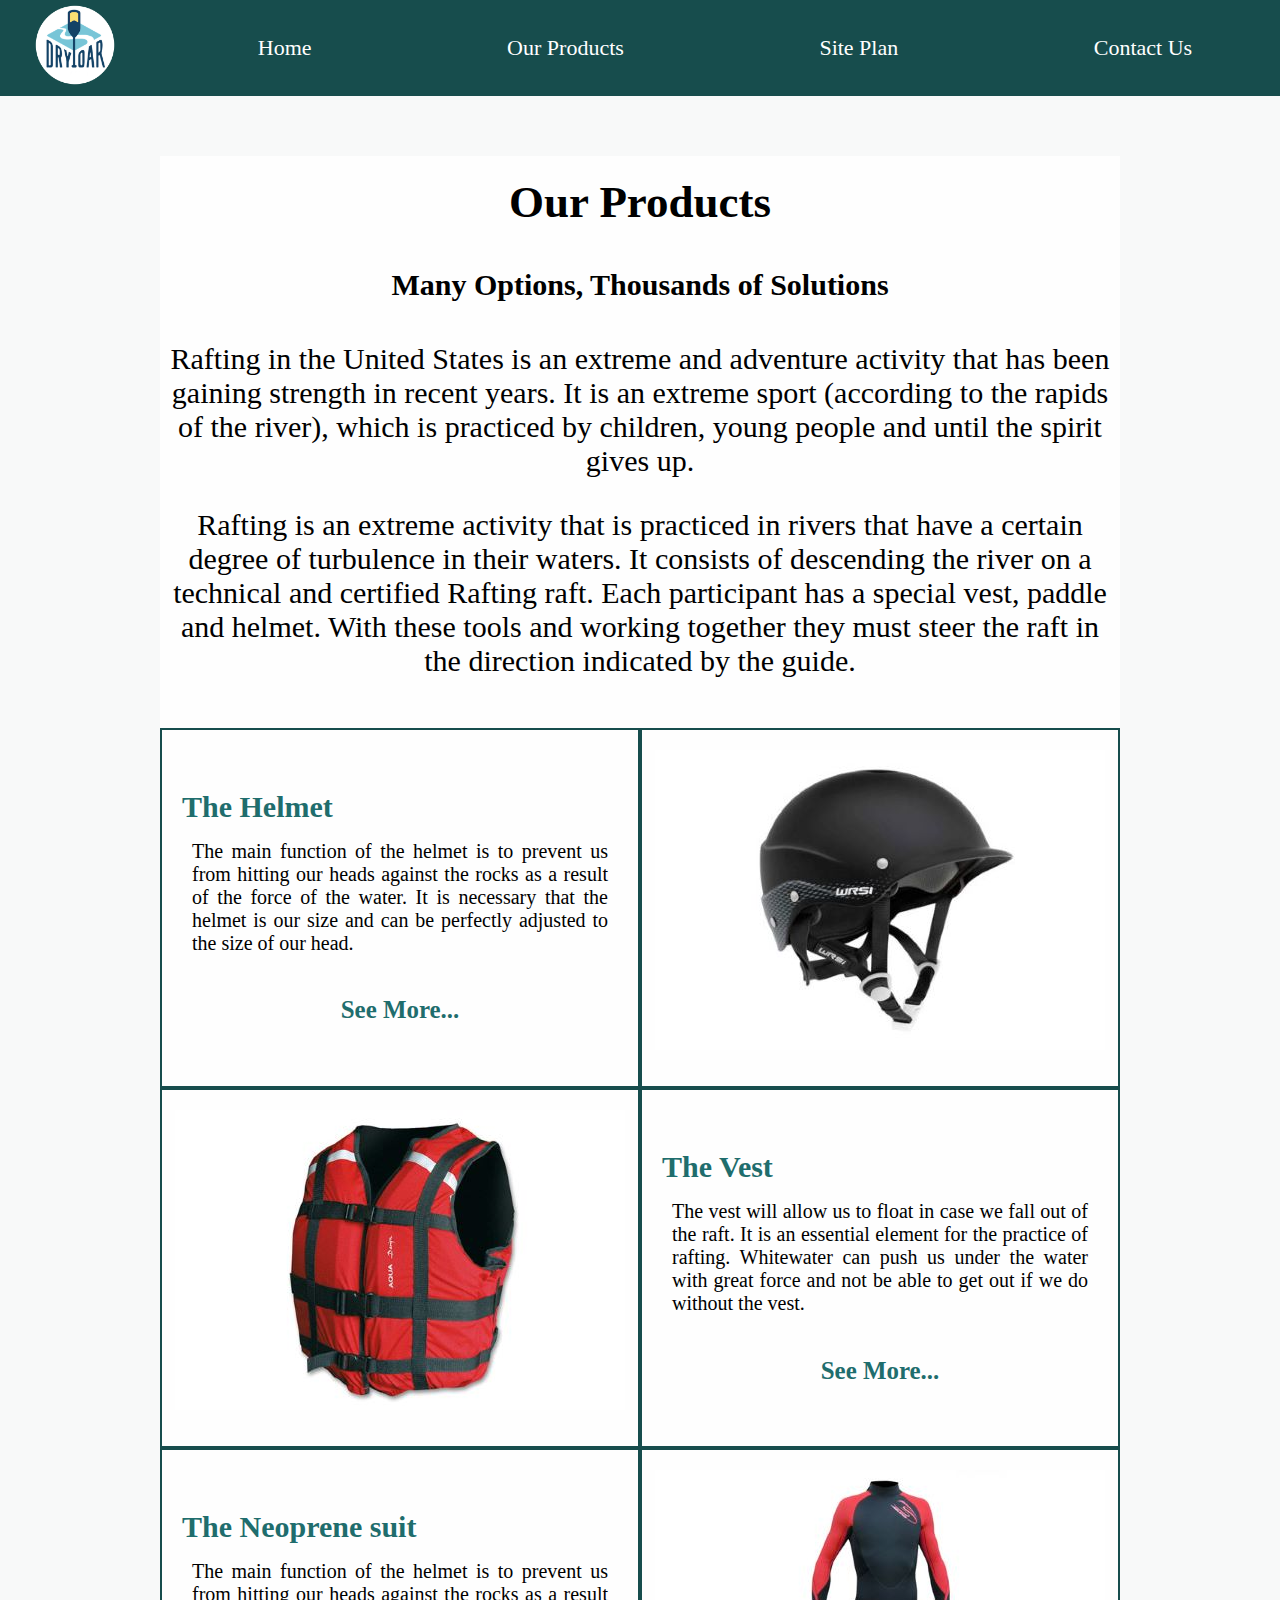
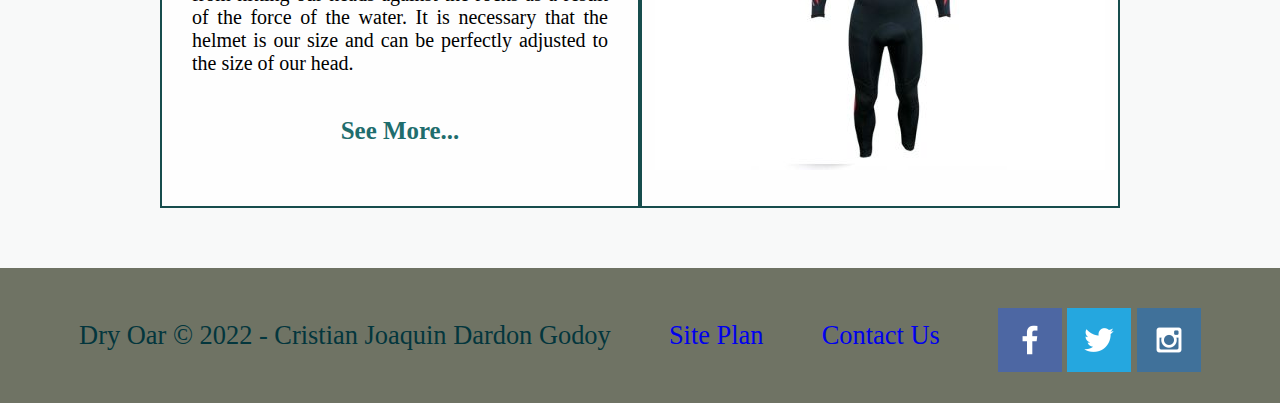
<file: wwr/products.html>
<!DOCTYPE html>
<html lang="en">
<head>
    <meta charset="UTF-8">
    <meta http-equiv="X-UA-Compatible" content="IE=edge">
    <meta name="viewport" content="width=device-width, initial-scale=1.0">
    <link type="text/css" rel="stylesheet" href="styles/styles.css">
    <title >Our Products</title>
</head>
<body>
    <div id="content">
        <header id="product_header" >
            <a id="logo_link" href="index.html">
                <img class="product_logo" src="images/logo.png" alt="Dry Oar Logo">
            </a>
            <nav id="product_nav">
                <a href="index.html">Home</a>
                <a href="products.html">Our Products</a>
                <a href="site-plan-rafting.html">Site Plan</a>
                <a href="contactus.html">Contact Us</a>
            </nav>
        </header>
        
        <main id="product_main">
            <div class="grid-container">
                <div class="item1">
                <h2>Our Products</h2>
                <h4>Many Options, Thousands of Solutions</h4>
                <p>Rafting in the United States is an extreme and adventure activity that has been gaining strength in recent years. It is an extreme sport (according to the rapids of the river), which is practiced by children, young people and until the spirit gives up.</p>

                <p>Rafting is an extreme activity that is practiced in rivers that have a certain degree of turbulence in their waters. It consists of descending the river on a technical and certified Rafting raft. Each participant has a special vest, paddle and helmet. With these tools and working together they must steer the raft in the direction indicated by the guide.</p>    

                </div>
                <div class="class_item">
                    <h4 class="Product_title">The Helmet</h4>
                    <p class="p_item">The main function of the helmet is to prevent us from hitting our heads against the rocks as a result of the force of the water. It is necessary that the helmet is our size and can be perfectly adjusted to the size of our head.</p>
                    <h5 class="see_more">See More...</h5>
                </div>
                <div class="class_item">
                    <img src="images/hat.jpg" alt="">
                </div>  
                <div class="class_item">
                    <img src="images/life_gard.jpg" alt="">
                </div>
                <div class="class_item">
                    <h4 class="Product_title">The Vest</h4>
                    <p class="p_item">The vest will allow us to float in case we fall out of the raft. It is an essential element for the practice of rafting. Whitewater can push us under the water with great force and not be able to get out if we do without the vest.</p>
                    <h5 class="see_more">See More...</h5>
                </div>
                <div class="class_item">
                    <h4 class="Product_title">The Neoprene suit</h4>
                    <p class="p_item">The main function of the helmet is to prevent us from hitting our heads against the rocks as a result of the force of the water. It is necessary that the helmet is our size and can be perfectly adjusted to the size of our head.</p>
                    <h5 class="see_more">See More...</h5>
                </div>
                
                <div class="class_item">
                    <img src="images/body_guard.jpg" alt="">
                </div>
            </div>
        </main>
        <footer id="product_footer">
            <p class="copy">Dry Oar &copy; 2022 - Cristian Joaquin Dardon Godoy</p>
            <p><a href="site-plan-rafting.html">Site Plan</a></p>
            <p><a href="contactus.html">Contact Us</a></p>
            <div class="social">
                <a href="https://facebook.com" target="_blank">
                    <img src="images/facebook.png" alt="fb icon">
                </a>
                <a href="https://twitter.com" target="_blank">
                    <img src="images/twitter.png" alt="twitter icon">
                </a>
                <a href="https://instagram.com" target="_blank">
                    <img src="images/instagram.png" alt="instagram icon">
                </a>
            </div>
        </footer>
    </div>
</body>
</html>
</file>
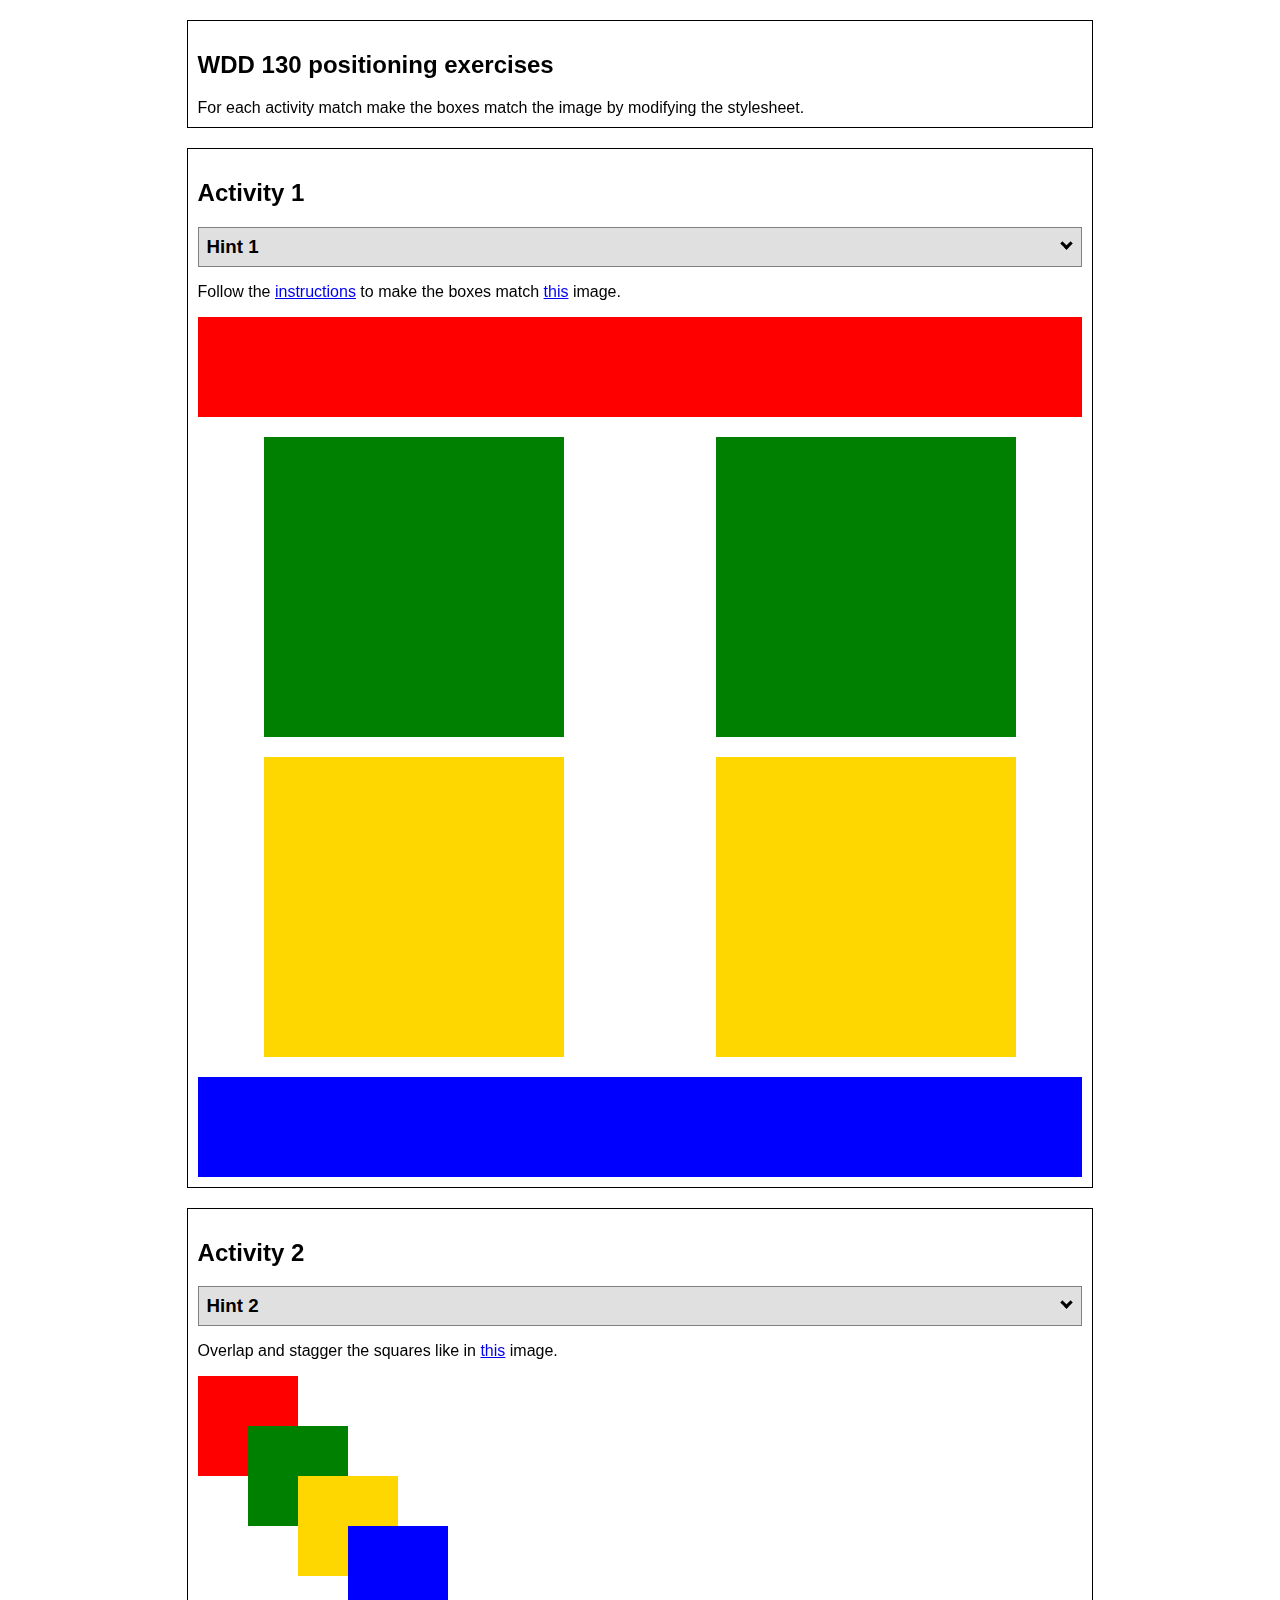
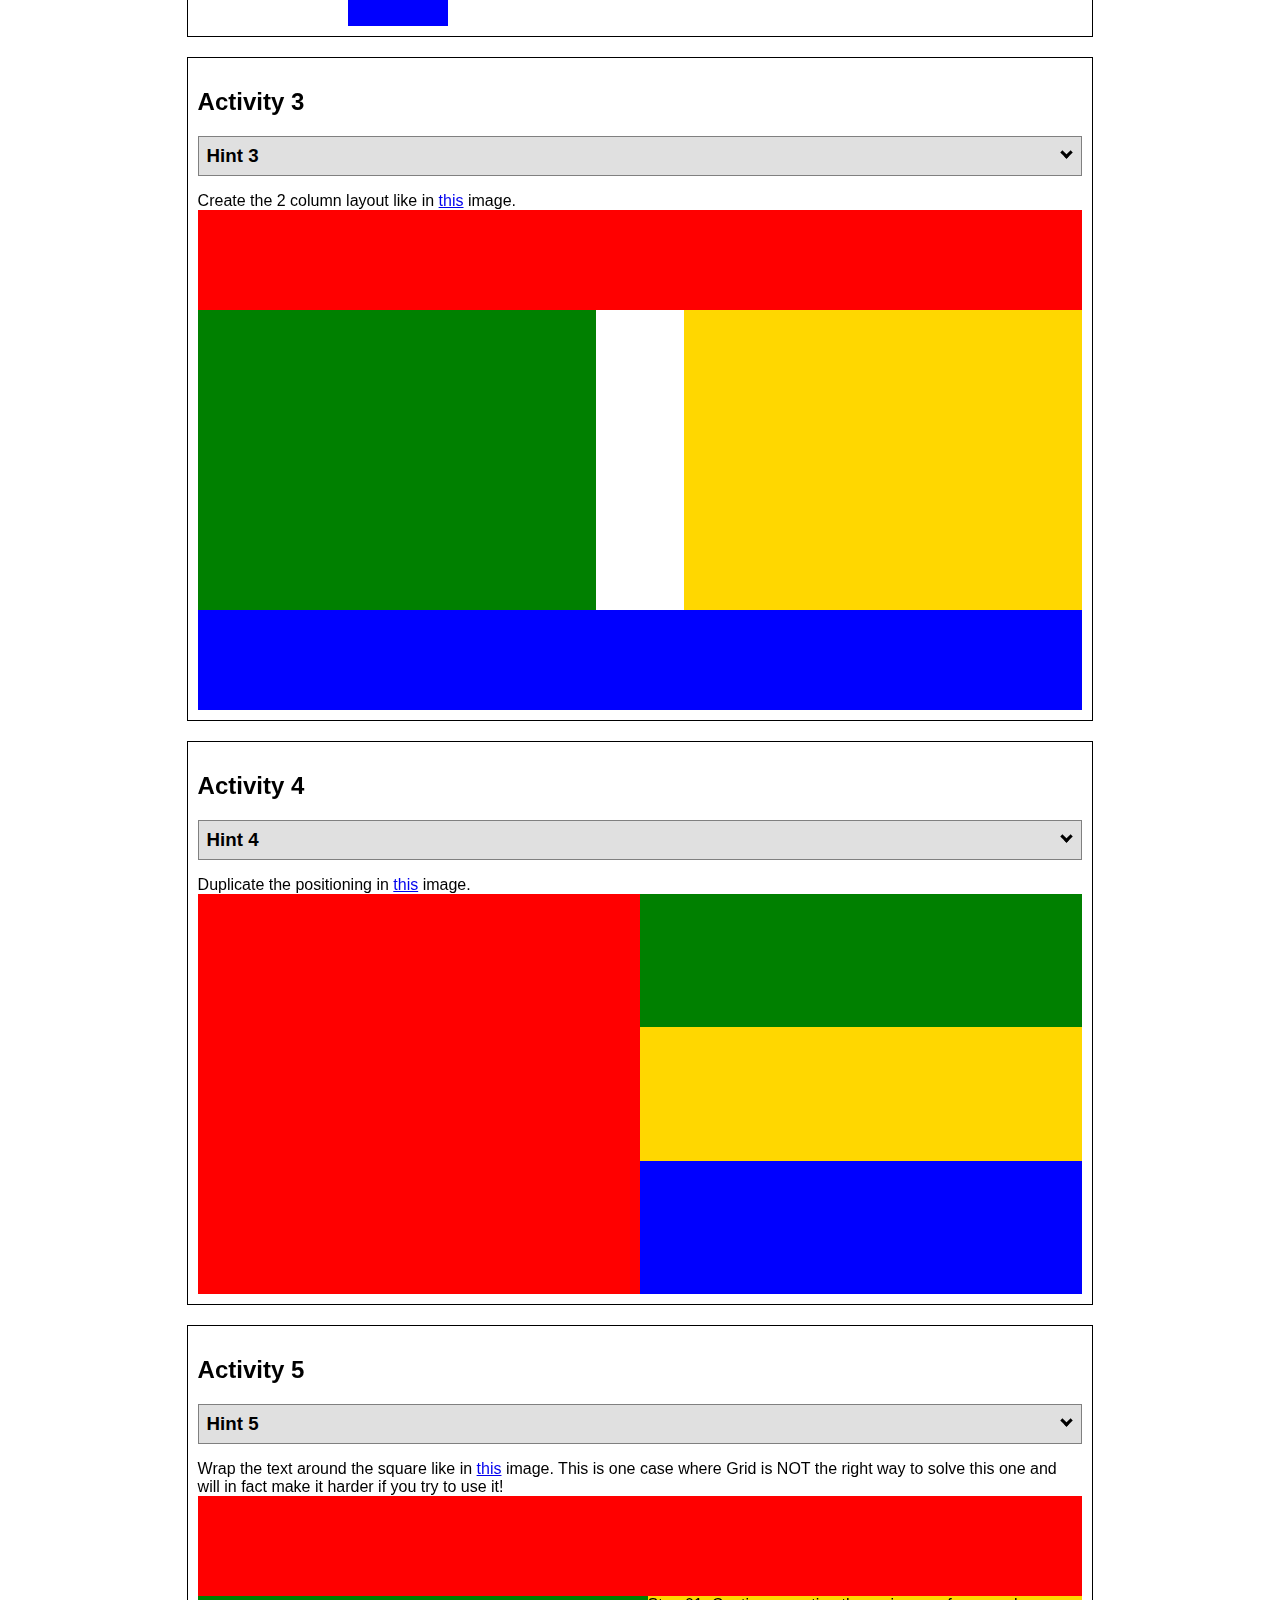
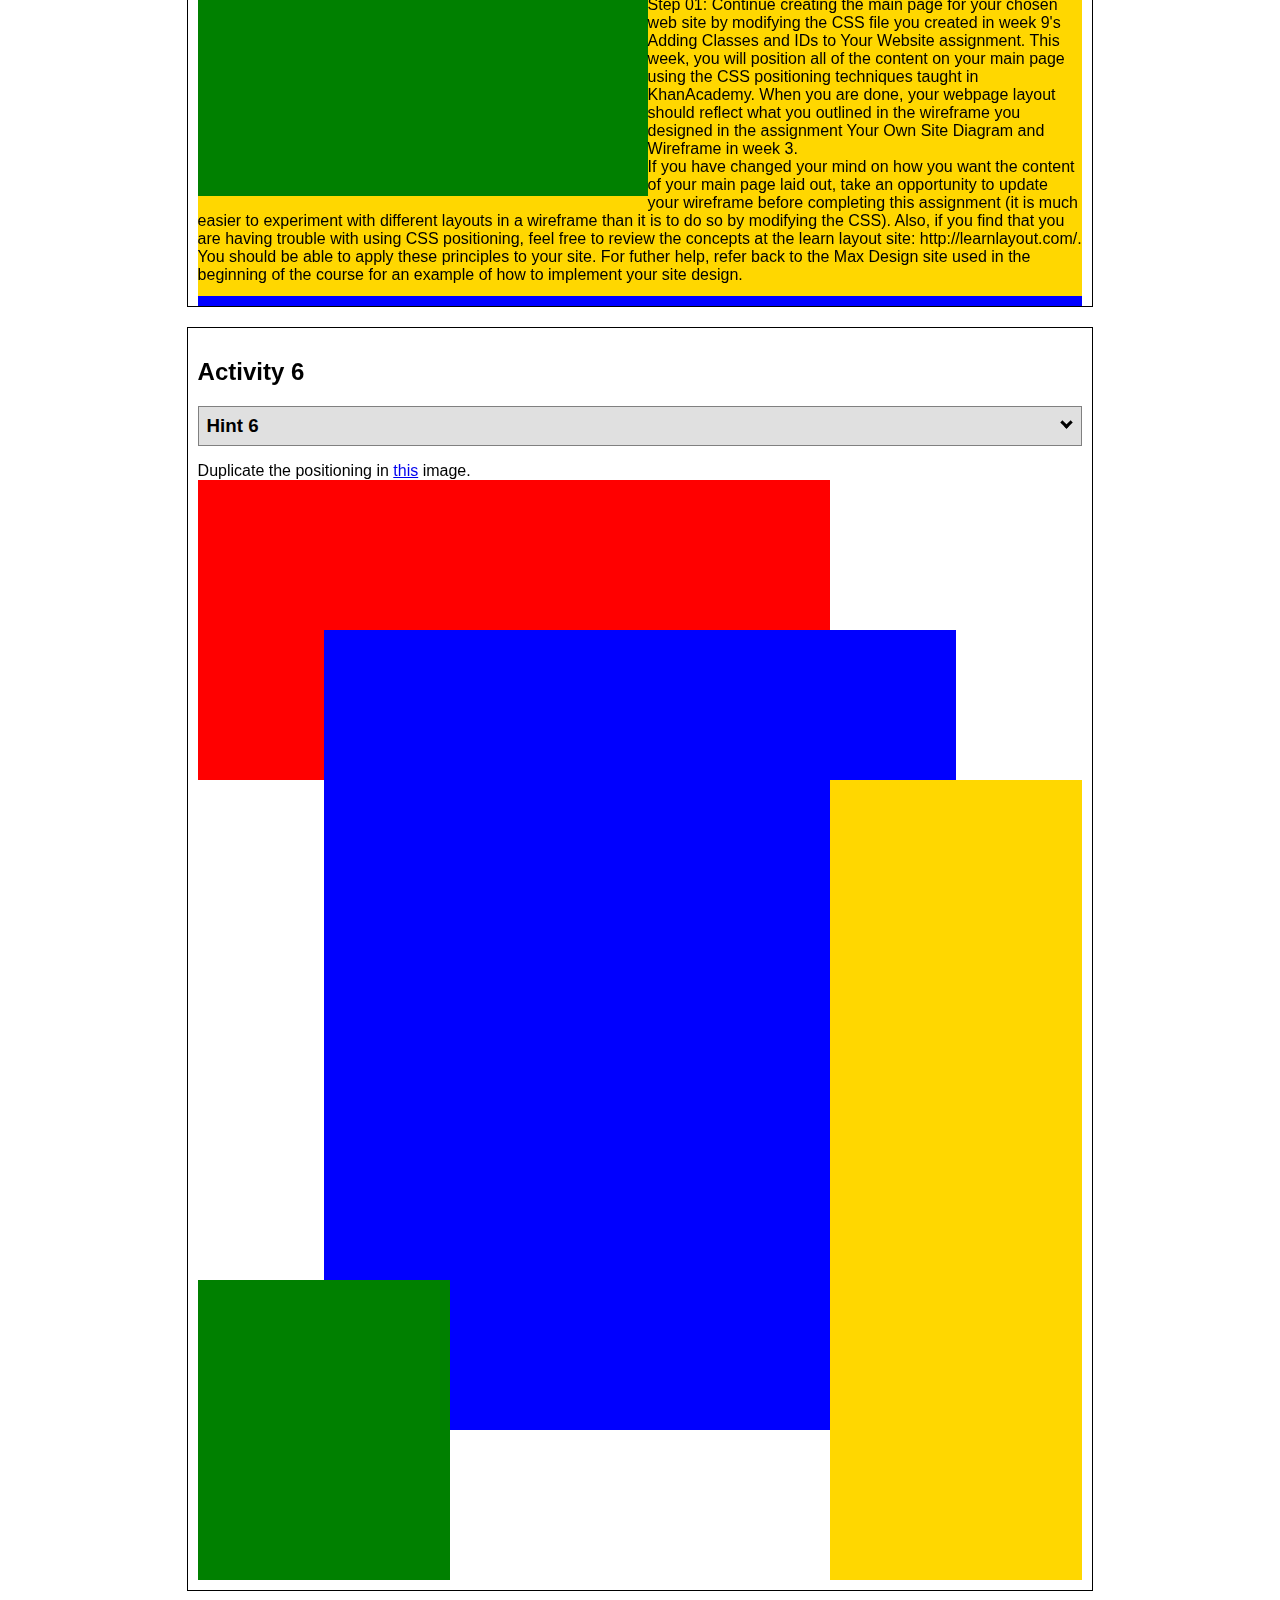
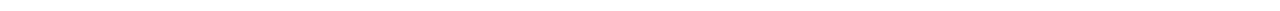
<file: practice/positions_w06/positioning.html>
<!DOCTYPE html>
<html lang="en">
  <head>
    <!-- HTML - Name: positioning.html -->
    <title>Positioning Activity</title>
    <link rel="stylesheet" type="text/css" href="styles/positionstyles.css" />
  </head>
  <body>
    <div class="activity">
      <h2>WDD 130 positioning exercises</h2>
      For each activity match make the boxes match the image by modifying the stylesheet.</div>
    <div class="activity">
      <h2>Activity 1</h2>
      <section class="hint"><input type="checkbox" ><i></i> <h3>Hint 1</h3><div><p>Check out the <a href="https://byui-wdd.github.io/wdd130/activities/w06-css-positioning.html" target="_blank">activity instructions</a> in Ilearn!</p></div></section>
      <p>Follow the <a href="https://byui-wdd.github.io/wdd130/activities/w06-css-positioning.html" target="_blank">instructions</a> to make the boxes match  <a href="https://byui-wdd.github.io/wdd130/images/example1.png" target="_blank">this</a> image.</p>
      <div class="content1" >
        <div class="red1" ></div>
        <div class="green1" ></div>
        <div class="green1" ></div>
        <div class="yellow1"></div>
        <div class="yellow1"></div>
        <div class="blue1"></div>
      </div>
    </div>
    <div class="activity">
      <h2>Activity 2</h2>
      <section class="hint"><input type="checkbox" > <h3>Hint 2</h3><i></i><div><p>Remember that the best way to shift elements around slightly on the page is with Margins.  You could also use Grid.  Either would work for this. If you choose margin, you can use a <em>negative</em> margin. (ie margin-top: -20px;)</p><h4>Properties used:</h4><ul><li>margin-top, margin-left</li><li>...or...</li><li>grid-template-columns: 50px 50px 50px 50px 50px </li></ul></div></section>
      <p>Overlap and stagger the squares like in <a href="https://byui-wdd.github.io/wdd130/images/example2.png" target="_blank">this</a> image.</p>
      <div class="content2" >
        <div class="red2" ></div>
        <div class="green2" ></div>
        <div class="yellow2"></div>
        <div class="blue2"></div>
      </div>
    </div>
    <div class="activity">
      <h2>Activity 3</h2>
      <section class="hint"><input type="checkbox" > <h3>Hint 3</h3><i></i><div><p>This one is going to be best solved with CSS Grid. Remember to make the boxes the right width first...then start moving them around. </p><h4>Properties used:</h4><ul><li>display:grid;</li><li>grid-template-columns:</li><li>grid-column-gap:</li>
        <li>grid-column:</li>  </ul></div></section>
      Create the 2 column layout like in <a href="https://byui-wdd.github.io/wdd130/images/example3.png" target="_blank">this</a>  image.
      <div class="content3" >
        <div class="red3" ></div>
        <div class="green3" ></div>
        <div class="yellow3"></div>
        <div class="blue3"></div>
      </div>
    </div>
    <div class="activity">
      <h2>Activity 4</h2>
      <section class="hint"><input type="checkbox" > <h3>Hint 4</h3><i></i><div><p>For the others we have been primarily concerned with width. For this one you will need to adjust height as well. </p><h4>Properties used:</h4><ul><li>display:grid;</li><li>grid-template-columns:</li><li>grid-row:</li></ul></div></section>
      Duplicate the positioning in <a href="https://byui-wdd.github.io/wdd130/images/example4.png" target="_blank">this</a> image. 
      <div class="content4" >
        <div class="red4" ></div>
        <div class="green4" ></div>
        <div class="yellow4"></div>
        <div class="blue4"></div>
      </div>
    </div>

    <div class="activity">
      <h2>Activity 5</h2>
      <section class="hint"><input type="checkbox" > <h3>Hint 5</h3><i></i><div><p>Grid is <strong>not</strong> the right way to do this.  In fact there is only one way to really do that...and that is with float. Remember that we float the thing we want the text to wrap around.  Also remember to start by making all the shapes the right size and shape.</p><h4>Properties used:</h4><ul><li>float: left;</li></ul></div></section>
      Wrap the text around the square like in <a href="https://byui-wdd.github.io/wdd130/images/example5.png" target="_blank">this</a> image. This is one case where Grid is NOT the right way to solve this one and will in fact make it harder if you try to use it!
      <div class="content5" >
        <div class="red5" ></div>
        <div class="green5" ></div>
        <div class="yellow5">Step 01: Continue creating the main page for your chosen web site by modifying the CSS file you created in week 9's Adding Classes and IDs to Your Website assignment. This week, you will position all of the content on your main page using the CSS positioning techniques taught in KhanAcademy. When you are done, your webpage layout should reflect what you outlined in the wireframe you designed in the assignment Your Own Site Diagram and Wireframe in week 3. <br />
          If you have changed your mind on how you want the content of your main page laid out, take an opportunity to update your wireframe before completing this assignment (it is much easier to experiment with different layouts in a wireframe than it is to do so by modifying the CSS). Also, if you find that you are having trouble with using CSS positioning, feel free to review the concepts at the learn layout site: http://learnlayout.com/. You should be able to apply these principles to your site. For futher help, refer back to the Max Design site used in the beginning of the course for an example of how to implement your site design.</div>
        <div class="blue5"></div>
      </div>
    </div>
    <div class="activity">
      <h2>Activity 6</h2>
      <section class="hint"><input type="checkbox" > <h3>Hint 6</h3><i></i><div><p>This one is all about visualizing the grid behind the layout. If you are having a hard time doing that first: all the sizes are even multiples of 100, and second here is another example with the lines drawn: <a href="https://byui-wdd.github.io/wdd130/images/example6-hint.png" target="_blank">example 6 with lines</a>. For this one you will find it easiest if you use px for the column width. You can also use <kbd>z-index</kbd> to control the element layering.    </p><h4>Properties used:</h4><ul><li>display:grid;</li><li>grid-template-columns:</li><li>grid-column:</li><li>grid-row:</li><li><a href="https://www.w3schools.com/cssref/pr_pos_z-index.asp" target="_blank">z-index:</a></li></ul></div></section>
      Duplicate the positioning in <a href="https://byui-wdd.github.io/wdd130/images/example6.png" target="_blank">this</a> image.
      <div class="content6" >
        <div class="red6" ></div>
        <div class="green6" ></div>
        <div class="yellow6"></div>
        <div class="blue6"></div>
      </div>
    </div>
  </body>
</html>
</file>
<file: dbsolutions/styles/styles.css>
@import url('https://fonts.googleapis.com/css2?family=Fira+Sans:wght@100&family=Rock+Salt&display=swap');
/*{
    border: 2px solid blue;
  }*/

body{
    background-color: #F8F9F9;
    font-size: 22px;
    margin: 0;
    padding: 0;
}



.home-title {
    font-family: 'Rock Salt', 'Bradley Hand', sans-serif;
    font-size: 2em;
    margin-top: 10px;
}
#content{
    max-width: 1600px;
    margin: 0 auto;
    
}
.logo{
    width: 150px;
}

#logo_link  { 
    
    justify-self: center;
    align-self: center;
}
header{
    /*background-color: #F8F9F9;*/
    display: grid;
    grid-template-columns: 150px auto;
}

nav{
    display: flex;
    justify-content: space-around;
    background-color: #36516c;
}
nav a{
    text-align: center;
    color: #FFFFFF;
   padding: 35px;
    margin-left: 20px;
    text-decoration: none;
}

nav a:hover{
    background-color:#455d75 ;
    color:#FFFFFF}

#hero {
        display: grid;
        grid-template-columns: 1fr 3fr 1fr;
        /*margin-top: -100px; */
        
    }   

#hero-box {
    grid-column: 1/4;
    grid-row: 1/3;
    z-index: -1;;
    }

#hero-img{
width: 100%;
}

#hero-msg {
    grid-column: 2/3;
    grid-row: 1/2;
    margin-top: 100px;
}

#title{
    text-align: left;
    color: #FFFFFF;
} 

#hero-msg h2{
    text-align: center;
    color: white;

}

#sub_title{
    text-align: right ;
    color: white;
}
.button-box{
    text-align: center;

}
main section{
    text-align: center;
    
}

h2 {
    margin: 0;
}
.home-grid{
    display: grid;
    grid-template-columns: 10fr;
    grid-template-rows: 10fr;
}



.msg{
background-color:#5e85a2;
/*color: #03363D;*/
padding: 35px;
grid-column: 6/10;
grid-row: 6/7;
box-shadow: 5px 5px 10px #2a74bf;
color: #FFFFFF;
/*line-height: 1.5em;
height: 200;*/
}


.msg p{
    font-size: .8em;
    padding-bottom: 15px;
}
.mountains {
    width: 100%;
    grid-column: 2/7;
    grid-row: 5/8;
    box-shadow: 5px 5px 10px #6f7364;
}

.join{
    color: #FFFFFF;
    background-color: #2a74bf; 
    padding: 15px 30px; 
    text-decoration: none; 
    font-size: 18px;
    margin-top: 50px;
    border-radius: 5px;
}

.join:hover{
    background-color: #455d75;
}

.grid-container {
    margin: 50px;
    display: grid;
    grid-template-columns: auto auto auto ;
    gap: 1px;
    /*border: #03363D solid 2px;*/
    padding: 10px;
    box-shadow: 5px 5px 10px #2a74bf;
  }
  
  .grid-container > div {
   /* border: #03363D solid 2px;*/
    text-align: center;
    padding: 20px ;
    font-size: 30px;
    box-shadow: 1px 1px  #2a74bf;
  }
  
  .item1 {
    grid-row: 1 /3;
    
  }

  .cloud_img{
    width: 300px;
   /* border: #03363D solid 2px;*/
    margin-bottom: -40px;
  }

  .lista-container{
    /*border: #03363D solid 2px;*/
    width: 80%;
    margin:0px auto;
    text-align: left;
    font-size: 20px;
    margin-top: -10px;

  }

  .lista-container > ul li{
    margin-bottom:15px;
    
  }

  .items-box > p{
    font-size: 20px;
    text-align: justify;
    
  }

  .items-box > h5{
    
    
    margin-top: -45px ;
    margin-left: 70px;
    
  }

  .home_icons{
    width: 50px;
    margin-left: -300px;
  }


  .grid-container_product{
    margin-top: 50px;
    display: grid;
    justify-content: center;
    grid-template-columns: 30% 60% ; /*Make the grid smaller than the container*/
    gap: 10px;
    box-shadow: 5px 5px 10px #2a74bf;
   
    padding: 10px;

  }

  .grid-container_product > div {
    box-shadow: 1px 1px  #2a74bf;
    text-align: center;
    padding: 20px 0;
    font-size: 30px;
  }

  .produ-desc{
    font-size: 20px;
    text-align: justify;
    padding-left: 20px;
    padding-right: 30px 
}

.expand-div{
    background-color: #36516c;
    width: 600px;
    height: 50px;
    margin-top: -20px;
    margin-left: 150px;
}
.expand-div > h6 {
    padding-top: -10px;
    text-align: left;
    margin-left: 25px;
    color: #FFFFFF;
} 

#desc-implement{
    background-color: #36516c;
    width: 600px;
    height: 50px;
    margin-top: -20px;
    margin-left: 150px; 
}

.desc{
    background-color: #36516c;
    font-size: 20px;
    width: 600px;
    border: red 2px solid;
}

#desc-implement{
    padding-top: 20px;
    height: 600px;
    width: 600px;


}

#desc-implement > p {
    font-size: 20px;
}

.para_desc{
    text-align: left;
    padding-left: 110px;
    margin-top: -45px;

}

#desc-implement > h6 {
    text-align: left;
    padding-left: 85px;
    margin-top: -10px;
    
}

.product-container{
    /*border: #03363D solid 2px;*/
    width: 80%;
    
    text-align: left;
    font-size: 15px;
    margin-top: -10px;
    margin-left: 100px;
  }

  .product-container > ul li{
    margin-bottom:15px;
    
  }
.hide {
   display: none;
  }

 

  .expand-div:hover + .hide {
    display: block;
    color: #FFFFFF;
    
  }



#add-btn{
    width: 30px;
    margin-left: 250px;
    margin-top: 10px;
    
}

.logo-product{
    width: 70px}

.logo-form {
    width: 75%;
}

    .cintillo{
        margin-top: 50px;
        background:#36516c;
        color: #FFFFFF;
        display: flex;
    }

    .box{
        width: 50%;
        padding-left: 50px;
    }

    .box-top{
        padding-top: 20px;
        width: 100%;
        padding-left: 100px;
        padding-right: 100px;
        text-align: center;
    }

    .box > p{
        font-size: 17px;
    }
    
    .box2{
        width: 50%;
        padding-left: 50px;
        margin: auto 0px;
        
    }

    .box-container{
       padding-left: 100px;
    }
/*---------------------------------------------------------------*/



  


  .info-data > p {
    font-size: 20px;
  }
/*------------------*/

.container {
    max-width: 100%;
    width: 100%;
   margin-top: -175px;
    position: relative;
  }
  
  #contact input[type="text"],
  #contact input[type="email"],
  #contact input[type="tel"],
  #contact input[type="url"],
  #contact textarea,
  #contact button[type="submit"] {
    font: 400 12px/16px "Roboto", Helvetica, Arial, sans-serif;
  }
  
  #contact {
    background: #F9F9F9;
    padding: 25px;
    margin-top: 200px ;
    /*box-shadow: 0 0 20px 0 rgba(0, 0, 0, 0.2), 0 5px 5px 0 rgba(0, 0, 0, 0.24);*/
  }
  
  #contact h3 {
    display: block;
    font-size: 30px;
    font-weight: 300;
    margin-bottom: 10px;
  }
  
  #contact h4 {
    margin: 5px 0 15px;
    display: block;
    font-size: 13px;
    font-weight: 400;
  }
  
  fieldset {
    border: medium none !important;
    margin: 0 0 10px;
    min-width: 100%;
    padding: 0;
    width: 100%;
  }
  
  #contact input[type="text"],
  #contact input[type="email"],
  #contact input[type="tel"],
  #contact input[type="url"],
  #contact textarea {
    width: 100%;
    border: 1px solid #ccc;
    background: #FFF;
    margin: 0 0 5px;
    padding: 10px;
  }
  
  #contact input[type="text"]:hover,
  #contact input[type="email"]:hover,
  #contact input[type="tel"]:hover,
  #contact input[type="url"]:hover,
  #contact textarea:hover {
    -webkit-transition: border-color 0.3s ease-in-out;
    -moz-transition: border-color 0.3s ease-in-out;
    transition: border-color 0.3s ease-in-out;
    border: 1px solid #aaa;
  }
  
  #contact textarea {
    height: 100px;
    max-width: 100%;
    resize: none;
  }
  
  #contact button[type="submit"] {
    cursor: pointer;
    width: 100%;
    border: none;
    background: #36516c;
    color: #FFF;
    margin: 0 0 5px;
    padding: 10px;
    font-size: 15px;
  }
  
  #contact button[type="submit"]:hover {
    background: #5e85a2;
    -webkit-transition: background 0.3s ease-in-out;
    -moz-transition: background 0.3s ease-in-out;
    transition: background-color 0.3s ease-in-out;
  }
  
  #contact button[type="submit"]:active {
    box-shadow: inset 0 1px 3px rgba(0, 0, 0, 0.5);
  }
  
  .copyright {
    text-align: center;
  }
  
  #contact input:focus,
  #contact textarea:focus {
    outline: 0;
    border: 1px solid #aaa;
  }
  
  ::-webkit-input-placeholder {
    color: #888;
  }
  
  :-moz-placeholder {
    color: #888;
  }
  
  ::-moz-placeholder {
    color: #888;
  }
  
  :-ms-input-placeholder {
    color: #888;
  }

  .logo-contact{
    width: 300px;
  }

  #feedback {
    background-color: antiquewhite;
    position: absolute;
    top: 0;
    left: 0;
    right: 0;
    padding: .5em;
    display: none;
}
.moveDown {
    margin-top: 3em;
}
footer{
    background-color: #36516c;
    padding: 25px 50px;
    margin-top: 200px; 
    display: flex;
    justify-content: space-around;
    align-items: center;
}

footer a{
    text-decoration: none;
    color: #FFFFFF;
}

footer p {
    font-size: 1.2em;
    color: #FFFFFF;
}    

footer p a:hover {
    text-decoration: underline;
}   

footer .social img{
    padding-top: 15px;
}
.copy{
    color: #FFFFFF;
} 

/*----------------*/

form {
  /* Center the form on the page */
  margin: 0 auto;
  width: 400px;
  /* Form outline */
  padding: 1em;
  border: 1px solid #ccc;
  border-radius: 1em;
}

ul {
  list-style: none;
  padding: 0;
  margin: 0;
}

form li + li {
  margin-top: 1em;
}

label {
  /* Uniform size & alignment */
  display: inline-block;
  width: 90px;
  text-align: right;
}

input,
textarea {
  /* To make sure that all text fields have the same font settings
     By default, textareas have a monospace font */
  font: 1em sans-serif;

  /* Uniform text field size */
  width: 300px;
  box-sizing: border-box;

  /* Match form field borders */
  border: 1px solid #999;
}

input:focus,
textarea:focus {
  /* Additional highlight for focused elements */
  border-color: #000;
}

textarea {
  /* Align multiline text fields with their labels */
  vertical-align: top;

  /* Provide space to type some text */
  height: 5em;
}

.button {
  /* Align buttons with the text fields */
  padding-left: 90px; /* same size as the label elements */
}

button {
  /* This extra margin represent roughly the same space as the space
     between the labels and their text fields */
  margin-left: 0.5em;
}




/*-------------*/




/*start slide images*/
* {box-sizing:border-box}

/* Slideshow container */
.slideshow-container {
  max-width: 1000px;
  position: relative;
  margin: auto;
  margin-top: 20px;

}

/* Hide the images by default */
.mySlides {
  display: none;
}

/* Next & previous buttons */
.prev, .next {
  cursor: pointer;
  position: absolute;
  top: 50%;
  width: auto;
  margin-top: -22px;
  padding: 16px;
  color: white;
  font-weight: bold;
  font-size: 18px;
  transition: 0.6s ease;
  border-radius: 0 3px 3px 0;
  user-select: none;
}

/* Position the "next button" to the right */
.next {
  right: 0;
  border-radius: 3px 0 0 3px;
}

/* On hover, add a black background color with a little bit see-through */
.prev:hover, .next:hover {
  background-color: rgba(0,0,0,0.8);
}

/* Caption text */
.text {
  color: #f2f2f2;
  font-size: 15px;
  padding: 8px 12px;
  position: absolute;
  bottom: 8px;
  width: 100%;
  text-align: center;
}

/* Number text (1/3 etc) */
.numbertext {
  color: #f2f2f2;
  font-size: 12px;
  padding: 8px 12px;
  position: absolute;
  top: 0;
}

/* The dots/bullets/indicators */
.dot {
  cursor: pointer;
  height: 15px;
  width: 15px;
  margin: 0 2px;
  background-color: #bbb;
  border-radius: 50%;
  display: inline-block;
  transition: background-color 0.6s ease;
}

.active, .dot:hover {
  background-color: #717171;
}

/* Fading animation */
.fade {
  animation-name: fade;
  animation-duration: 1.5s;
}

@keyframes fade {
  from {opacity: .4}
  to {opacity: 1}
}

/*End slide images*/
                  
  @media screen and (max-width: 900px) {
    #hero, .home-grid {
        display: block;
        height: auto;
    }
    nav, footer {
        flex-direction: column;
    }
    nav a {
        display: block;
        padding: 15px;
    }
    #hero {
        margin-top: 0;
    }
    #hero-msg {
        margin-top: 0;
    }
    #hero-msg h4 {
        display: none;
    }
    .home-title {
        font-size: 25px;
        color: #6f7364;
    }
    .rivers-card, .camping-card, .rapids-card { 
        margin: 50px auto;
        width: 60%;
    }
    #background {
        display: none;
    }
    .mountains, .msg {
        width: 80%;
        display: block;
        margin: 0 auto;
    }
    footer {
        margin-top: 25px;
    }
}
</file>
<file: wwr/styles/styles.css>
@import url('https://fonts.googleapis.com/css2?family=Fira+Sans:wght@100&family=Rock+Salt&display=swap');
/*{
    border: 2px solid blue;
  }*/

body{
    background-color: #F8F9F9;
    font-size: 22px;
    margin: 0;
    padding: 0;
}



.home-title {
    font-family: 'Rock Salt', 'Bradley Hand', sans-serif;
    font-size: 2em;
    margin-top: 10px;
}
#content{
    max-width: 1600px;
    margin: 0 auto;
    
}
.logo{
    width: 80px;
}

#logo_link  { 
    
    justify-self: center;
    align-self: center;
}
header{
    /*background-color: #F8F9F9;*/
    display: grid;
    grid-template-columns: 150px auto;
}

nav{
    display: flex;
    justify-content: space-around;
}
nav a{
    text-align: center;
    color: #FFFFFF;
   padding: 35px;
    margin-left: 20px;
    text-decoration: none;
}

nav a:hover{
    background-color:#174D4D ;
    color:#FFFFFF}

#hero {
        display: grid;
        grid-template-columns: 1fr 3fr 1fr;
        margin-top: -100px; 
        
    }   

#hero-box {
    grid-column: 1/4;
    grid-row: 1/3;
    z-index: -1;;
    }

#hero-img{
width: 100%;
}

#hero-msg {
    grid-column: 2/3;
    grid-row: 1/2;
    margin-top: 100px;
}

#hero-msg h1{
    text-align: center;
} 

#hero-msg h4{
    text-align: center;
    color: white;

}
.button-box{
    text-align: center;

}
main section{
    text-align: center;
    
}

h2 {
    margin: 0;
}
.home-grid{
    display: grid;
    grid-template-columns: 10fr;
    grid-template-rows: 10fr;
}

.rivers-card, .camping-card, .rapids-card{
    margin: 50px ;  
}

.rivers-card{
    grid-column: 2/4;  
    grid-row: 2/3;
}

.camping-card{
    grid-column: 5/8;  
    grid-row: 2/2;
    
}
.rapids-card{
    grid-column: 8/10;  
    grid-row: 2/3;  
}


.card-img{
   border: 10px solid #174D4D ;
   transition: transform .5s;
   box-shadow: 5px 5px 10px #6f7364;
}
.card-img:hover {
    opacity: .6;
    transform: scale(1.1);
}

.card-img, .mountains {
    width: 100%;    
}

main section img {
    box-sizing: border-box;
}
.icon{
width: 80px;
padding-top: 10px;
}

#background {
    height: 725px;
    background-color: #FFFFFF;
    grid-column: 1/11;
    grid-row: 4/9;
}
.button-box{
  padding: 20px;  
}

.book{
    color: #FFFFFF;
    background-color: #174D4D; 
    padding: 15px 30px;
    text-decoration: none;
    font-size: 18px;
    margin-top: 50px;
    border-radius: 5px;
} 

.book:hover{
background-color: #03363D;
}


.msg{
background-color:#6f7364;
/*color: #03363D;*/
padding: 35px;
grid-column: 6/10;
grid-row: 6/7;
box-shadow: 5px 5px 10px #6f7364;
/*line-height: 1.5em;
height: 200;*/
}


.msg p{
    font-size: .8em;
    padding-bottom: 15px;
}
.mountains {
    width: 100%;
    grid-column: 2/7;
    grid-row: 5/8;
    box-shadow: 5px 5px 10px #6f7364;
}

.join{
    color: #FFFFFF;
    background-color: #174D4D; 
    padding: 15px 30px; 
    text-decoration: none; 
    font-size: 18px;
    margin-top: 50px;
    border-radius: 5px;
}

.join:hover{
    background-color: #03363D;
}



footer{
    background-color: #6f7364;
    padding: 25px 50px;
    margin-top: 200px; 
    display: flex;
    justify-content: space-around;
    align-items: center;
}

footer a{
    text-decoration: none;
    
}

footer p {
    font-size: 1.2em;
}    

footer p a:hover {
    text-decoration: underline;
}   

footer .social img{
    padding-top: 15px;
}
.copy{
    color: #03363D;
} 


#product_nav{
background-color: #174D4D;
}

#product_nav a:hover{
    background-color: #03363D;
}

.product_logo{
    width: 80px;
    background-color: #174D4D;
}


#product_header{
    background-color: #174D4D;
    display: grid;
    grid-template-columns: 150px auto;
}



#product_main{
    display: flex;
  justify-content: center;
  /*border: solid red 2px;*/
  margin-top: 50px;
}
.grid-container {
    display: grid;
    grid-template-columns: auto auto  ;
    /*gap: 10px;
    background-color: #2196F3;*/
    padding: 10px;
    width: 75%;
    
    
  }
  
  .grid-container > div {
    background-color: rgba(255, 255, 255, 0.8);
    text-align: center;
    padding: 20px 0;
    font-size: 30px;
    
  }

  .class_item{
    border:solid 2px #174D4D ;
    
  }
  .class_item > h4{
    padding-left: 20px;
  }

  .class_item > h4:hover{
    padding-left: 30px;
    color:#03363D;
    
  }

  .Product_title{
    color: #1f6d6d
    ;
    position: absolute;
  }

  .p_item{
    
    font-size: 20px;
    padding: 70px 30px 0 30px;
    text-align: justify;
  }

  .see_more{
    color: #1f6d6d;
    position: relative;
    
  }

  .see_more:hover{
    color: blue;
  }

  .item1 {
    grid-column: 1 / 3;
  }
  

  #product_footer{
    background-color: #6f7364;
    padding: 25px 50px;
    margin-top: 50px; 
    display: flex;
    justify-content: space-around;
    align-items: center;
}

form {
    /* Center the form on the page */
    margin: 0 auto;
    width: 400px;
    /* Form outline */
    padding: 1em;
    border: 1px solid #ccc;
    border-radius: 1em;
  }
  
  ul {
    list-style: none;
    padding: 0;
    margin: 0;
  }
  
  form li + li {
    margin-top: 1em;
  }
  
  label {
    /* Uniform size & alignment */
    display: inline-block;
    width: 90px;
    text-align: right;
  }
  
  input,
  textarea {
    /* To make sure that all text fields have the same font settings
       By default, textareas have a monospace font */
    font: 1em sans-serif;
  
    /* Uniform text field size */
    width: 300px;
    box-sizing: border-box;
  
    /* Match form field borders */
    border: 1px solid #999;
  }
  
  input:focus,
  textarea:focus {
    /* Additional highlight for focused elements */
    border-color: #000;
  }
  
  textarea {
    /* Align multiline text fields with their labels */
    vertical-align: top;
  
    /* Provide space to type some text */
    height: 5em;
  }
  
  .button {
    /* Align buttons with the text fields */
    padding-left: 90px; /* same size as the label elements */
  }
  
  button {
    /* This extra margin represent roughly the same space as the space
       between the labels and their text fields */
    margin-left: 0.5em;
  }

  #feedback {
   background-color: antiquewhite;
    position: absolute;
    top: 0;
    left: 0;
    right: 0;
    padding: .5em;
    /* make this element invisible until we are ready for it */
   /* display: none;      */
}
.moveDown {
    margin-top: 3em;
}
                  
  @media screen and (max-width: 900px) {
    #hero, .home-grid {
        display: block;
        height: auto;
    }
    nav, footer {
        flex-direction: column;
    }
    nav a {
        display: block;
        padding: 15px;
    }
    #hero {
        margin-top: 0;
    }
    #hero-msg {
        margin-top: 0;
    }
    #hero-msg h4 {
        display: none;
    }
    .home-title {
        font-size: 25px;
        color: #6f7364;
    }
    .rivers-card, .camping-card, .rapids-card { 
        margin: 50px auto;
        width: 60%;
    }
    #background {
        display: none;
    }
    .mountains, .msg {
        width: 80%;
        display: block;
        margin: 0 auto;
    }
    footer {
        margin-top: 25px;
    }
}
</file>
<file: practice/ChallengeW4/styles/styles.css>
/*{
  border: 2px solid blue;
}*/
header{
    display: block;
    margin: 0 auto;
    width: 10%;
    color: white;
}

h1:hover{
    color: black;
}

body{
    background-color:lightpink;
}

main p {
    width: 80%;
    margin: 10px auto;
    text-align: center;
    color: white;
    font-size: 1.2em;
  }

  #quoat{
    width: 28%;
  }

  #president{
    font-weight: bold;
    font-size: 1.5em;
    
  }

  #list{
    width: 20%;
    margin: 0 auto;
    font-weight: bold;
  }

  li{
    margin-bottom: 10px;
  }

  img{
    width: 8%;
    display: block;
    margin: 0 auto;
  }

  #quoat2{
    width: 15%;
    display: block;
    margin: 0 auto;
    font-weight: bold;
    font-size: 2.5em;
    margin-top: 15px;
    margin-bottom: 20px;
  }

  footer{
    margin-top: 10px;
  }
  footer p{
    width: 15%;
    margin: 0 auto; 
    display: block; 
    text-align: center;
    font-weight: bold;
}
</file>
<file: practice/ChallengeW5/styles/styles.css>
#web-img{
    width: 100%;
    }

#img-box{
    padding: 50px ;
    height: 250px;
    background-color: gray;
    
}

.card-img{
    border: 10px solid rgb(46, 46, 46);
    height: 250px;
    border-radius:50% ;
    background-position: 50%;
    
}
</file>
<file: practice/ChallengeW6/styles/styles.css>
/*{
    border: 2px solid red;
}*/



.item1 { grid-area: menu;
background-color: white;
font-size: 100px; 
background-image: url(../images/w06_cherries.png);
background-repeat: no-repeat;
background-position: center;
background-size: 75%;

}



.tart{
    text-align:right;
    padding-right: 50px;
}

.item2 { grid-area: main;
    background-color: gray;
    font-size: 100px;
 }

 .sweet{
    text-align:left;
    padding-left: 50px;
}

.item3 { grid-area: footer; 
    background-color: gray;
    color:#D2042D;
    font-style: bold;
    font-size: 50px;
    
}

.grid-container {
  display: grid;
  grid-template-areas:
      'menu main '
      'menu  footer';
 
  background-color: #2196F3;
  
}

.grid-container > div {
  
  text-align: center;
  padding: 20px 0;
 
  
}
</file>
<file: practice/positions_w06/styles/positionstyles.css>
/* CSS - Name: "positionstyles.css" */
/* Activity 1 styles */
.content1 {
  /* This is the parent of the activity 1 boxes. */
  display: grid;
  grid-template-columns: 1fr 1fr;
  justify-items: center;
  grid-gap: 20px;

}
.red1 { 
  width: 100%; 
  height: 100px; 
  background-color: red; 
  grid-column: 1/3;
  
} 
.green1 {
  width: 300px; 
  height: 300px; 
  background-color: green; 

} 
.yellow1 {
  width: 300px; 
  height: 300px; 
  background-color: gold; 
} 
.blue1 {
  width: 100%; 
  height: 100px; 
  background-color: blue; 
  grid-column: 1/3;
} 
/* Activity 2 styles */ 
.content2 {
  /* This is the parent of the activity 2 boxes. */
  display: grid;
  grid-template-columns: 50px 50px 50px 50px 50px;
}
.red2 {
  width: 100px; 
  height: 100px; 
  background-color: red; 
  
} 
.green2 { 
  width: 100px; 
  height: 100px; 
  background-color: green; 
  margin-top: 50px;
} 
.yellow2 {
  width: 100px; 
  height: 100px; 
  background-color: gold; 
  margin-top: 100px;
} 
.blue2 {
  width: 100px; 
  height: 100px; 
  background-color: blue; 
  margin-top: 150px;
} 
/* Activity 3 styles */ 
.content3 {
  /* This is the parent of the activity 3 boxes. */
 display: grid;
 grid-template-columns: 1fr 1fr;
 grid-column-gap: 10%;
}
.red3 {
  width: 100%; 
  height: 100px; 
  background-color: red; 
  grid-column: 1/3;
} 
.green3 {
  width: 100%; 
  height: 300px; 
  background-color: green;
  
} 
.yellow3 {
  width: 100%; 
  height: 300px; 
  background-color: gold; 
 }

.blue3 {
  width: 100%;
  height: 100px; 
  background-color: blue; 
  grid-column: 1/3;
} 
/* Activity 4 styles */ 
.content4 {
  /* This is the parent of the activity 4 boxes. */
  display: grid;
  grid-template-columns: auto 100 auto auto ;
  height: 400px;
}
.red4 {
  width: 100%; 
  height: 100%px; 
  background-color: red; 
  grid-row: 1 / 4;
} 
.green4 {
  width: 100%; 
  height: 100%; 
  background-color: green; 
  grid-column: 2 / span 1;
} 
.yellow4 {
  width: 100%; 
  height: 100%; 
  background-color: gold; 
  grid-column: 2 / span 1;
} 
.blue4 {
  width: 100%; 
  height: 100%; 
  background-color: blue; 
  grid-column: 2 / span 1;
} 
/* Activity 5 styles */ 
.content5 {
  /* This is the parent of the activity 5 boxes. */
  height: 400px;
  
 
}
.red5 { 
  width: 100%; 
  height: 100px; 
  background-color: red; 
  
  ;
} 
.green5 { 
  width: 450px; 
  height: 200px; 
  background-color: green; 
  float: left;
  
} 
.yellow5 {
  width: 100%; 
  height: 75%; 
  background-color: gold; 
  

} 
.blue5 {
  width: 100%; 
  height: 100px; 
  background-color: blue; 
  
} 
/* Activity 6 styles */ 
.content6 {
  /* This is the parent of the activity 6 boxes. */
  display: grid;
  grid-template-columns: auto auto auto auto auto auto;

  
}
.red6 {
  width: 100%; 
  height: 300px; 
  background-color: red; 
  grid-column: 1 / 6;
  grid-row: 1 / 3;
  z-index: -2;
  
  
  
} 
.green6 {
  width: 100%; 
  height: 300px; 
  background-color: green; 
  grid-column: 1 / 3;
  grid-row: 6 / 8;

} 
.yellow6 {
  width: 100%; 
  height: 100%; 
  background-color: gold; 
  grid-column: 6 / 8;
  grid-row: 3 / 8;
  
} 
.blue6 {
  width: 100%; 
  height: 800px; 
  background-color: blue; 
  grid-column: 2 / 7;
  grid-row: 2 / 7;
  z-index: -1;
  
 
} 


/* Do not make any changes below here */
.activity {
  width: 70%; 
  margin: 20px auto; 
  font-family: Arial, sans-serif; 
  border: 1px solid black; 
  padding: 10px; 
  clear:both; 
  overflow: auto;
} 

.hint {
  border: 1px solid grey;
  background: #e0e0e0;
  padding: .5em;
  position: relative;
  margin: 1em 0;
}
.hint h3 {
  margin: 0;
}
.hint:hover {
  background: #d0d0d0;
}
.hint > div {
  display: none;
}

.hint input[type=checkbox] {
  position: absolute;
  width: 100%;
  height: 100%;
  opacity: 0;
  z-index: 1;
  cursor: pointer;
}

.hint input[type=checkbox]:checked ~ div {
  display: block;
}

.hint i {
  position: absolute;
  transform: translate(-6px, 0);
  margin-top: 16px;
  right: 10px;
  top: -3px;
}
.hint i:before, .hint i:after {
  content: "";
  position: absolute;
  background-color: black;
  width: 3px;
  height: 9px;
}
.hint i:before {
  transform: translate(2px, 0) rotate(45deg);
}
.hint i:after {
  transform: translate(-2px, 0) rotate(-45deg);
}

.hint input[type=checkbox]:checked ~ i:before {
  transform: translate(-2px, 0) rotate(45deg);
}
.hint input[type=checkbox]:checked ~ i:after {
  transform: translate(2px, 0) rotate(-45deg);
}
.hint a {
  position: relative;
  z-index: 1;
}
</file>
